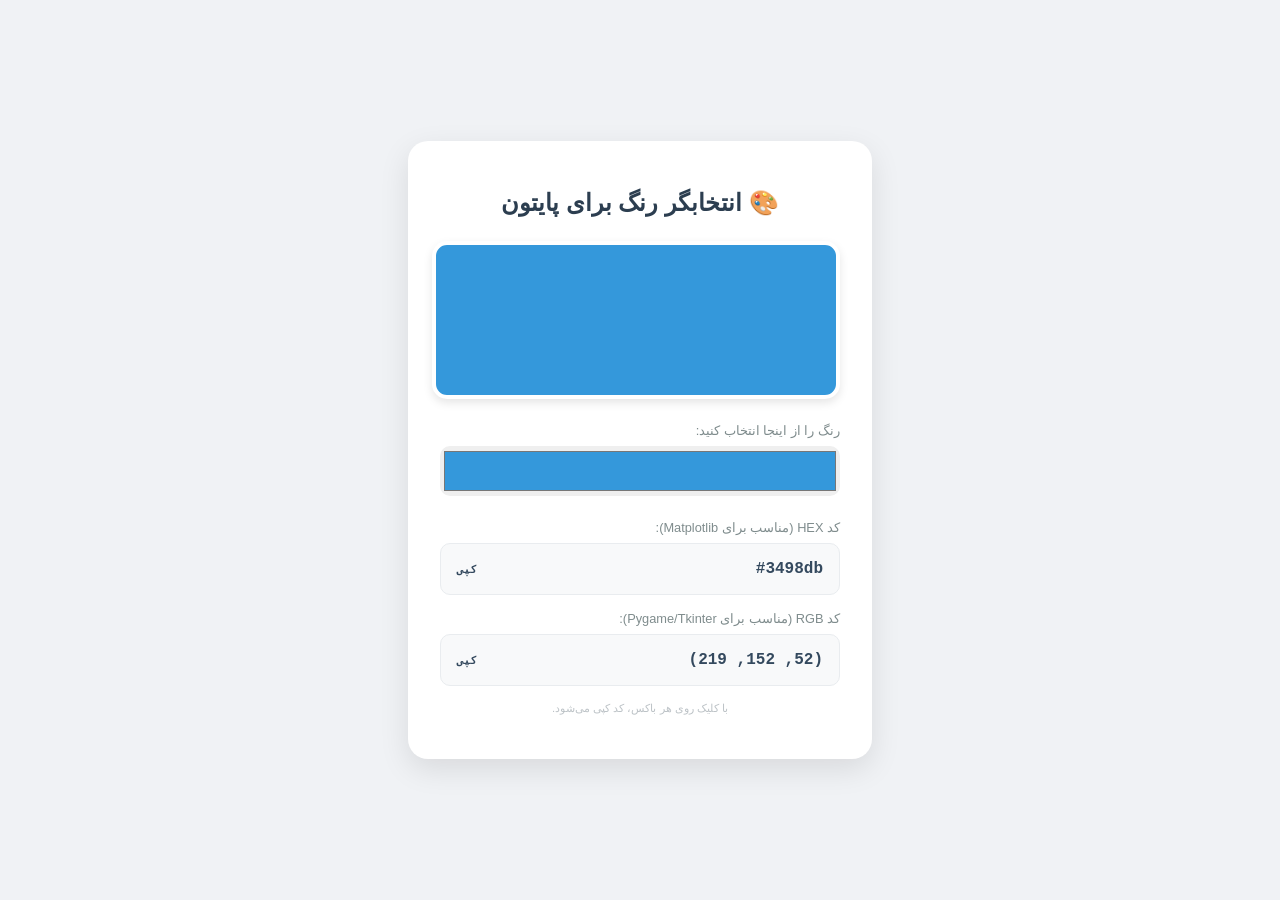
<file: rgb-color-picker.html>
<!DOCTYPE html>
<html lang="fa" dir="rtl">
<head>
    <meta charset="UTF-8">
    <meta name="viewport" content="width=device-width, initial-scale=1.0">
    <title>دستیار رنگ پایتون | Python Color Picker</title>
    <style>
        :root {
            --bg-color: #f0f2f5;
            --card-bg: #ffffff;
            --primary-color: #3498db;
        }

        body {
            font-family: 'Segoe UI', Tahoma, Geneva, Verdana, sans-serif;
            background-color: var(--bg-color);
            display: flex;
            justify-content: center;
            align-items: center;
            height: 100vh;
            margin: 0;
        }

        .container {
            background-color: var(--card-bg);
            padding: 2rem;
            border-radius: 20px;
            box-shadow: 0 10px 30px rgba(0,0,0,0.1);
            text-align: center;
            width: 90%;
            max-width: 400px;
        }

        h1 {
            color: #2c3e50;
            font-size: 1.5rem;
            margin-bottom: 1.5rem;
        }

        .color-preview {
            width: 100%;
            height: 150px;
            border-radius: 15px;
            margin-bottom: 1.5rem;
            border: 4px solid #fff;
            box-shadow: 0 4px 10px rgba(0,0,0,0.1);
            transition: background-color 0.2s ease;
        }

        input[type="color"] {
            width: 100%;
            height: 50px;
            border: none;
            border-radius: 10px;
            cursor: pointer;
            margin-bottom: 1.5rem;
        }

        .result-box {
            background: #f8f9fa;
            padding: 1rem;
            border-radius: 10px;
            margin-bottom: 1rem;
            display: flex;
            justify-content: space-between;
            align-items: center;
            cursor: pointer;
            transition: background 0.2s;
            border: 1px solid #e9ecef;
        }

        .result-box:hover {
            background: #eef2f7;
        }

        .result-box span {
            font-family: 'Courier New', Courier, monospace;
            font-weight: bold;
            color: #34495e;
        }

        .label {
            font-size: 0.8rem;
            color: #7f8c8d;
            margin-bottom: 0.5rem;
            display: block;
            text-align: right;
        }

        .copy-hint {
            font-size: 0.7rem;
            color: var(--primary-color);
        }

        /* انیمیشن برای کپی شدن */
        .copied::after {
            content: "کپی شد!";
            position: absolute;
            background: #2ecc71;
            color: white;
            padding: 5px 10px;
            border-radius: 5px;
            font-size: 0.8rem;
        }
    </style>
</head>
<body>

<div class="container">
    <h1>🎨 انتخابگر رنگ برای پایتون</h1>
    
    <div id="preview" class="color-preview" style="background-color: #3498db;"></div>

    <label class="label">رنگ را از اینجا انتخاب کنید:</label>
    <input type="color" id="colorPicker" value="#3498db">

    <label class="label">کد HEX (مناسب برای Matplotlib):</label>
    <div class="result-box" onclick="copyToClipboard('hexText')">
        <span id="hexText">#3498db</span>
        <span class="copy-hint">کپی</span>
    </div>

    <label class="label">کد RGB (مناسب برای Pygame/Tkinter):</label>
    <div class="result-box" onclick="copyToClipboard('rgbText')">
        <span id="rgbText">(52, 152, 219)</span>
        <span class="copy-hint">کپی</span>
    </div>

    <p style="font-size: 0.7rem; color: #bdc3c7;">با کلیک روی هر باکس، کد کپی می‌شود.</p>
</div>

<script>
    const colorPicker = document.getElementById('colorPicker');
    const preview = document.getElementById('preview');
    const hexText = document.getElementById('hexText');
    const rgbText = document.getElementById('rgbText');

    // تابع تبدیل Hex به RGB
    function hexToRgb(hex) {
        const r = parseInt(hex.slice(1, 3), 16);
        const g = parseInt(hex.slice(3, 5), 16);
        const b = parseInt(hex.slice(5, 7), 16);
        return (${r}, ${g}, ${b});
    }
// به‌روزرسانی رنگ‌ها هنگام تغییر
    colorPicker.addEventListener('input', (e) => {
        const color = e.target.value;
        preview.style.backgroundColor = color;
        hexText.innerText = color.toUpperCase();
        rgbText.innerText = hexToRgb(color);
    });

    // تابع کپی کردن در حافظه
    function copyToClipboard(elementId) {
        const text = document.getElementById(elementId).innerText;
        navigator.clipboard.writeText(text).then(() => {
            alert("کد کپی شد: " + text);
        });
    }
</script>

</body>
</html>
</file>
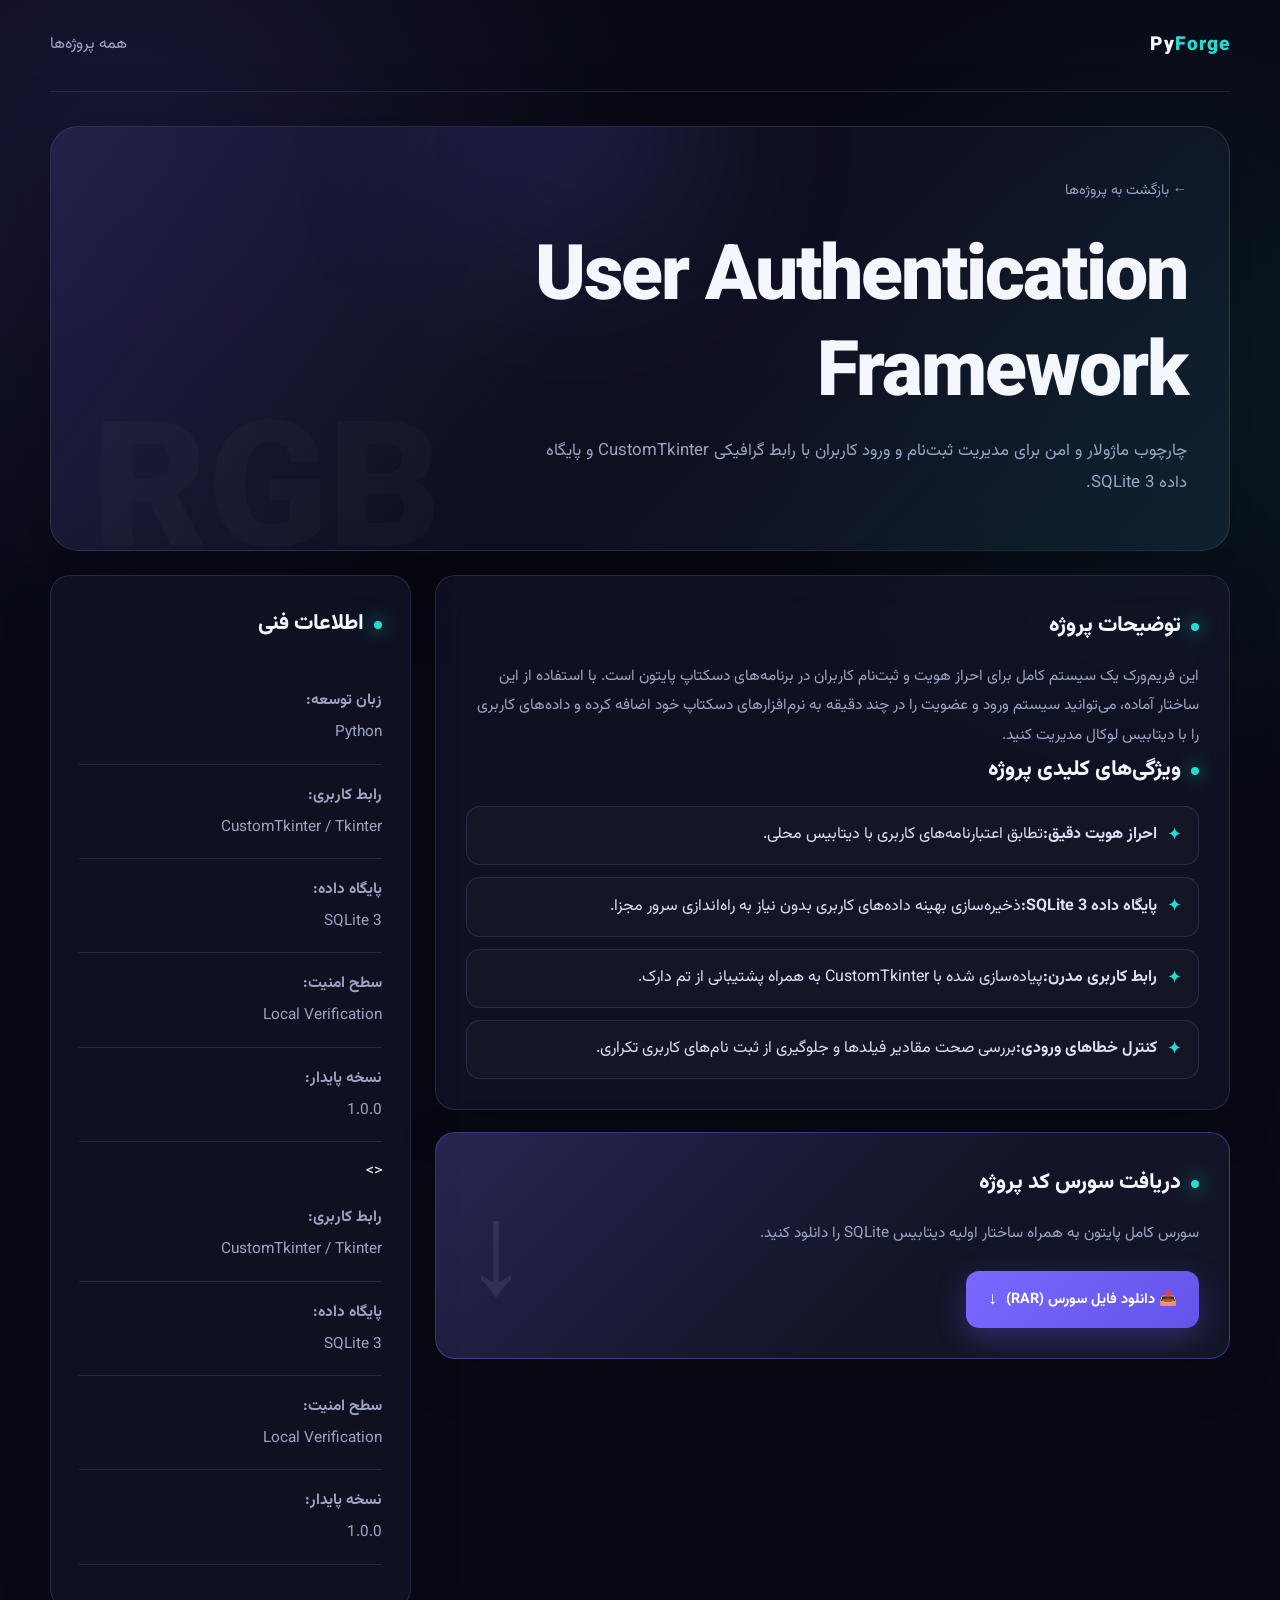
<file: pages/auth-framework.html>
<!DOCTYPE html>
<html lang="fa" dir="rtl">
<head>
    <meta charset="UTF-8">
    <meta name="viewport" content="width=device-width, initial-scale=1.0">
    <title>User Authentication Framework | PyForge</title>
    <!-- اتصال به فایل CSS مشترک اصلی -->
    <link rel="stylesheet" href="../style.css">
</head>
<body>

    <div class="container">
        <!-- هدر سایت -->
        <nav>
            <a href="../index.html" class="logo">
                Py<span>Forge</span>
            </a>
            <a href="../index.html#projects" class="nav-link">همه پروژه‌ها</a>
        </nav>

        <main>
            <!-- بخش معرفی اصلی پروژه -->
            <section class="page-hero">
                <a href="../index.html#projects" class="back">← بازگشت به پروژه‌ها</a>
                <h1 class="project-title">User Authentication Framework</h1>
                <p class="lead">
                    چارچوب ماژولار و امن برای مدیریت ثبت‌نام و ورود کاربران با رابط گرافیکی CustomTkinter و پایگاه داده SQLite 3.
                </p>
            </section>

            <!-- چیدمان دو ستونه صفحه جزئیات -->
            <section class="project-layout">
                
                <!-- ستون اصلی (محتوا و توضیحات) -->
                <div class="main-content" style="display: flex; flex-direction: column; gap: 22px;">
                    
                    <article class="content-box">
                        <h2>توضیحات پروژه</h2>
                        <p>
                            این فریم‌ورک یک سیستم کامل برای احراز هویت و ثبت‌نام کاربران در برنامه‌های دسکتاپ پایتون است. با استفاده از این ساختار آماده، می‌توانید سیستم ورود و عضویت را در چند دقیقه به نرم‌افزارهای دسکتاپ خود اضافه کرده و داده‌های کاربری را با دیتابیس لوکال مدیریت کنید.
                        </p>
                        
                        <h2>ویژگی‌های کلیدی پروژه</h2>
                        <ul>
                            <li><strong>احراز هویت دقیق:</strong> تطابق اعتبارنامه‌های کاربری با دیتابیس محلی.</li>
                            <li><strong>پایگاه داده SQLite 3:</strong> ذخیره‌سازی بهینه داده‌های کاربری بدون نیاز به راه‌اندازی سرور مجزا.</li>
                            <li><strong>رابط کاربری مدرن:</strong> پیاده‌سازی شده با CustomTkinter به همراه پشتیبانی از تم دارک.</li>
                            <li><strong>کنترل خطاهای ورودی:</strong> بررسی صحت مقادیر فیلدها و جلوگیری از ثبت نام‌های کاربری تکراری.</li>
                        </ul>
                    </article>

                    <!-- بخش دانلود سورس پروژه -->
                    <article class="download">
                        <h2>دریافت سورس کد پروژه</h2>
                        <p>سورس کامل پایتون به همراه ساختار اولیه دیتابیس SQLite را دانلود کنید.</p>
                        <a href="https://github.com/abolf55/pyforge/raw/main/user_login.rar" class="btn primary">
                            📥 دانلود فایل سورس (RAR)
                        </a>
                    </article>

                </div>

                <!-- ستون کناری (اطلاعات فنی) -->
                <aside class="info">
                    <h3>اطلاعات فنی</h3>
                    <p><strong>زبان توسعه:</strong> Python</p>
                    <p><strong>رابط کاربری:</strong> CustomTkinter / Tkinter</p>
                    <p><strong>پایگاه داده:</strong> SQLite 3</p>
                    <p><strong>سطح امنیت:</strong> Local Verification</p>
                    <p><strong>نسخه پایدار:</strong> 1.0.0</p>
                    
                    <div class="tags" style="margin-top: 15px;">
                        <>
                    <p><strong>رابط کاربری:</strong> CustomTkinter / Tkinter</p>
                    <p><strong>پایگاه داده:</strong> SQLite 3</p>
                    <p><strong>سطح امنیت:</strong> Local Verification</p>
                    <p><strong>نسخه پایدار:</strong> 1.0.0</p>
                    
                    <div class="tags" style="margin-top: 15px;">
                        <bakht</p>
        </footer>
    </div>

</body>
</html>
</file>
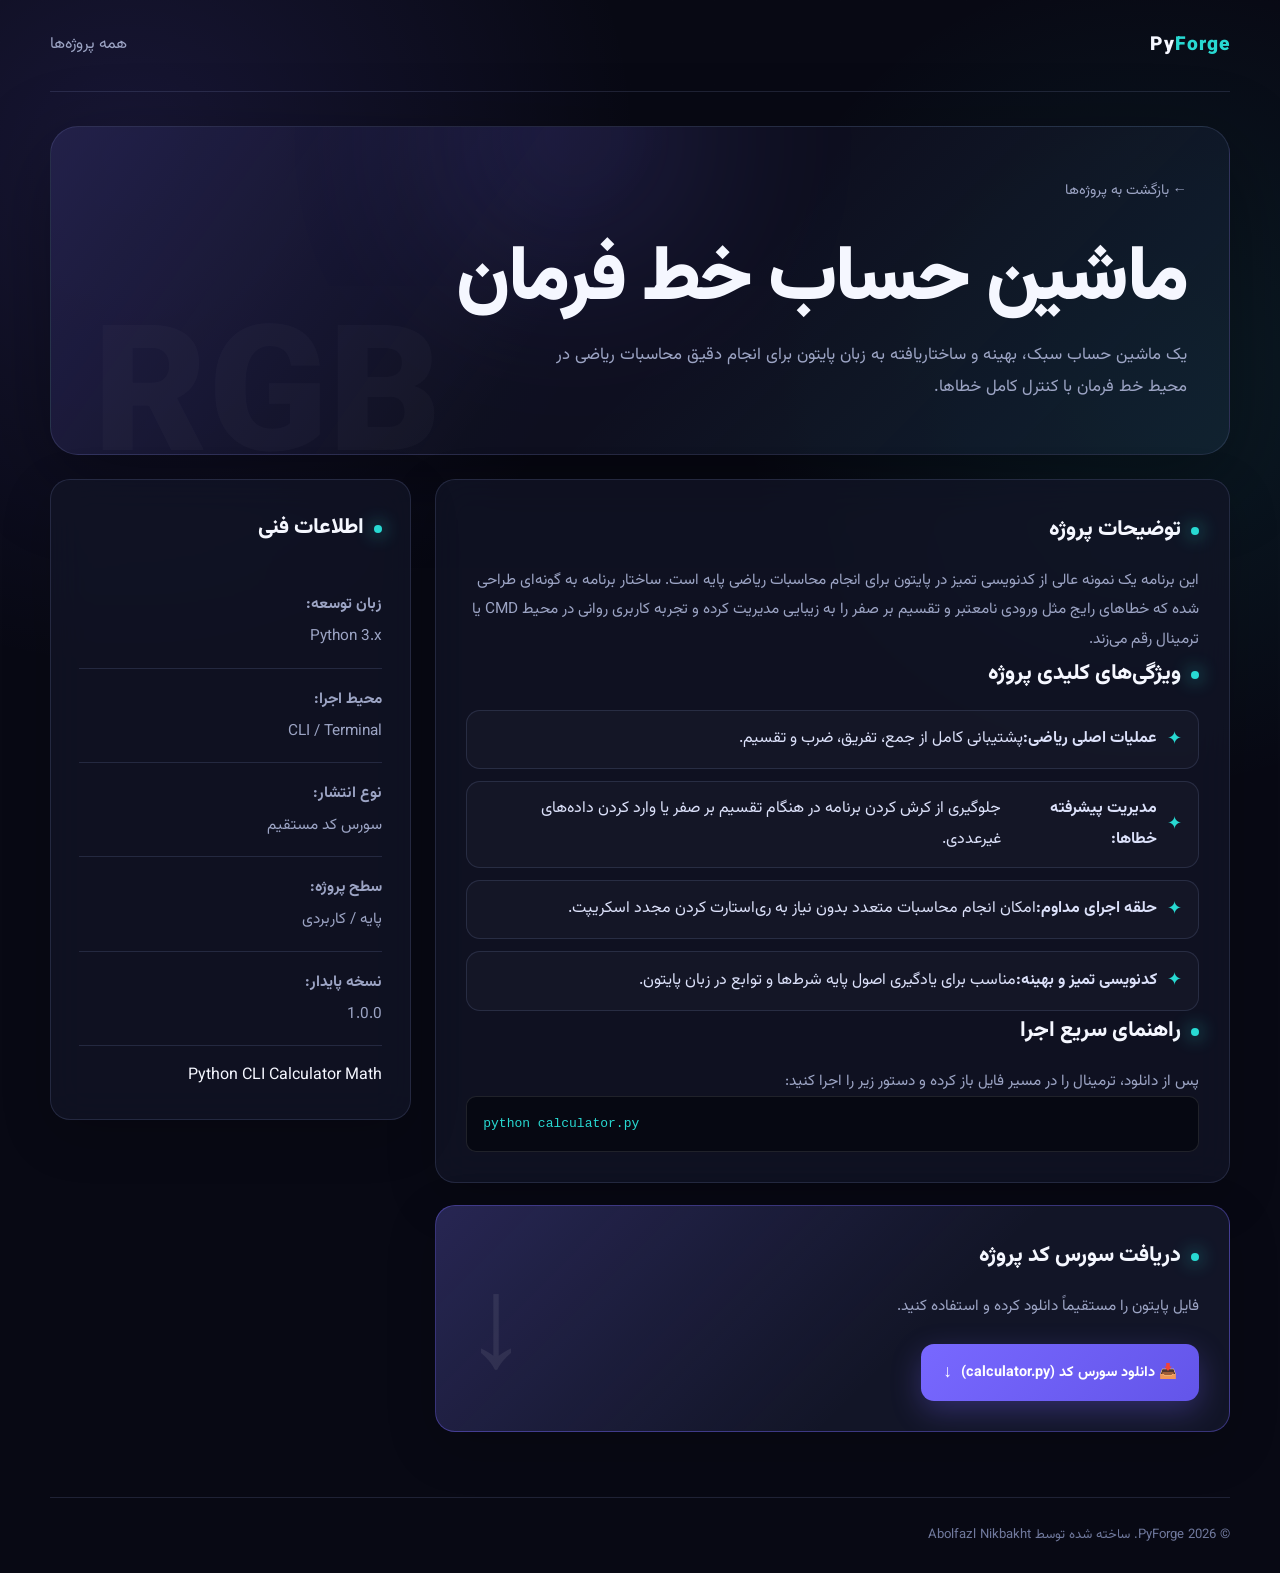
<file: pages/calculator.html>
<!DOCTYPE html>
<html lang="fa" dir="rtl">
<head>
    <meta charset="UTF-8">
    <meta name="viewport" content="width=device-width, initial-scale=1.0">
    <title>ماشین حساب پایتون | PyForge</title>
    <!-- اتصال به فایل CSS مشترک اصلی -->
    <link rel="stylesheet" href="../style.css">
</head>
<body>

    <div class="container">
        <!-- هدر سایت -->
        <nav>
            <a href="../index.html" class="logo">
                Py<span>Forge</span>
            </a>
            <a href="../index.html#projects" class="nav-link">همه پروژه‌ها</a>
        </nav>

        <main>
            <!-- بخش معرفی اصلی پروژه -->
            <section class="page-hero">
                <a href="../index.html#projects" class="back">← بازگشت به پروژه‌ها</a>
                <h1 class="project-title">ماشین حساب خط فرمان</h1>
                <p class="lead">
                    یک ماشین حساب سبک، بهینه و ساختاریافته به زبان پایتون برای انجام دقیق محاسبات ریاضی در محیط خط فرمان با کنترل کامل خطاها.
                </p>
            </section>

            <!-- چیدمان دو ستونه صفحه جزئیات -->
            <section class="project-layout">
                
                <!-- ستون اصلی (محتوا و توضیحات) -->
                <div class="main-content" style="display: flex; flex-direction: column; gap: 22px;">
                    
                    <article class="content-box">
                        <h2>توضیحات پروژه</h2>
                        <p>
                            این برنامه یک نمونه عالی از کدنویسی تمیز در پایتون برای انجام محاسبات ریاضی پایه است. ساختار برنامه به گونه‌ای طراحی شده که خطاهای رایج مثل ورودی نامعتبر و تقسیم بر صفر را به زیبایی مدیریت کرده و تجربه کاربری روانی در محیط CMD یا ترمینال رقم می‌زند.
                        </p>
                        
                        <h2>ویژگی‌های کلیدی پروژه</h2>
                        <ul>
                            <li><strong>عملیات اصلی ریاضی:</strong> پشتیبانی کامل از جمع، تفریق، ضرب و تقسیم.</li>
                            <li><strong>مدیریت پیشرفته خطاها:</strong> جلوگیری از کرش کردن برنامه در هنگام تقسیم بر صفر یا وارد کردن داده‌های غیرعددی.</li>
                            <li><strong>حلقه اجرای مداوم:</strong> امکان انجام محاسبات متعدد بدون نیاز به ری‌استارت کردن مجدد اسکریپت.</li>
                            <li><strong>کدنویسی تمیز و بهینه:</strong> مناسب برای یادگیری اصول پایه شرط‌ها و توابع در زبان پایتون.</li>
                        </ul>

                        <h2>راهنمای سریع اجرا</h2>
                        <p>پس از دانلود، ترمینال را در مسیر فایل باز کرده و دستور زیر را اجرا کنید:</p>
                        <div style="background: rgba(5, 7, 14, 0.7); border: 1px solid rgba(255, 255, 255, 0.1); border-radius: 10px; padding: 12px 16px; direction: ltr; text-align: left;">
                            <code style="color: #28d9d2; font-family: monospace;">python calculator.py</code>
                        </div>
                    </article>

                    <!-- بخش دانلود -->
                    <article class="download">
                        <h2>دریافت سورس کد پروژه</h2>
                        <p>فایل پایتون را مستقیماً دانلود کرده و استفاده کنید.</p>
                        <a href="../calculator.py" download="calculator.py" class="btn primary">
                            📥 دانلود سورس کد (calculator.py)
                        </a>
                    </article>

                </div>

                <!-- ستون کناری (اطلاعات فنی) -->
                <aside class="info">
                    <h3>اطلاعات فنی</h3>
                    <p><strong>زبان توسعه:</strong> Python 3.x</p>
                    <p><strong>محیط اجرا:</strong> CLI / Terminal</p>
                    <p><strong>نوع انتشار:</strong> سورس کد مستقیم</p>
                    <p><strong>سطح پروژه:</strong> پایه / کاربردی</p>
                    <p><strong>نسخه پایدار:</strong> 1.0.0</p>
                    
                    <div class="tags" style="margin-top: 15px;">
                        <span class="tag">Python</span>
                        <span class="tag">CLI</span>
                        <span class="tag">Calculator</span>
                        <span class="tag">Math</span>
                    </div>
                </aside>

            </section>
        </main>

        <!-- فوتر سایت -->
        <footer>
            <p>© 2026 PyForge. ساخته شده توسط Abolfazl Nikbakht</p>
        </footer>
    </div>

</body>
</html>
</file>
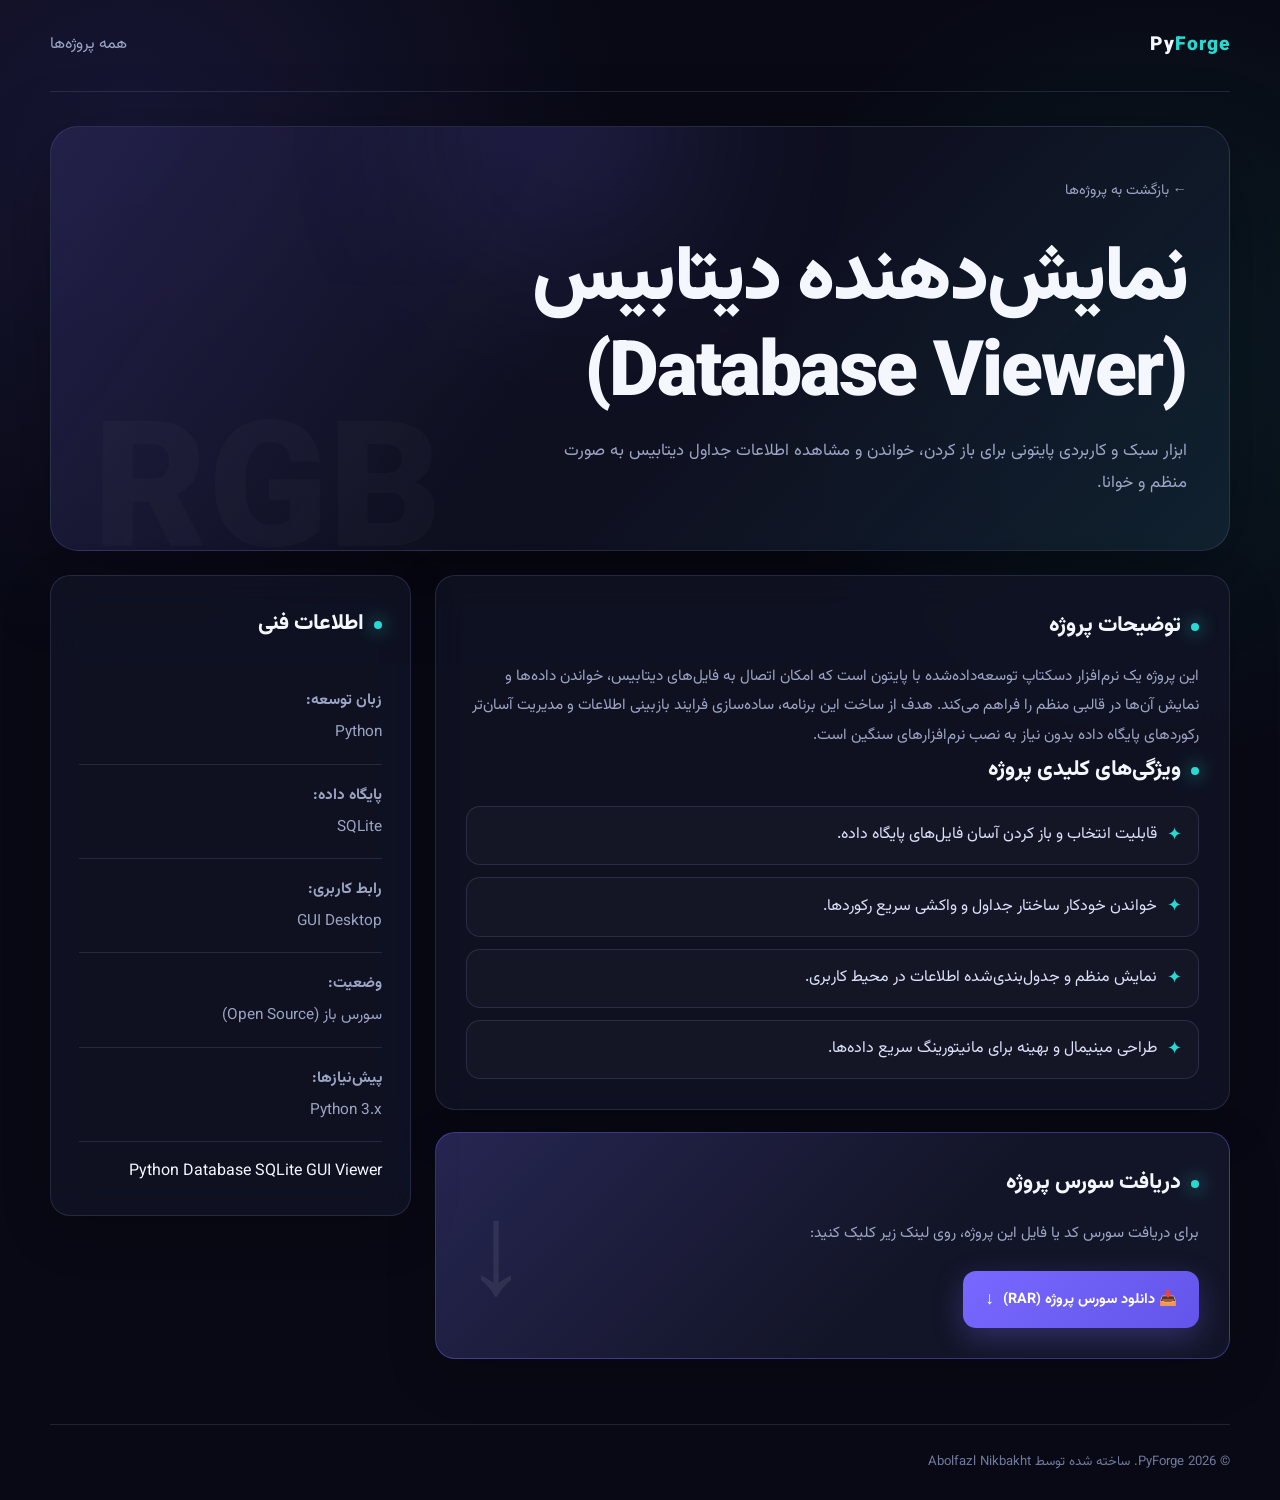
<file: pages/database-viewer.html>
<!DOCTYPE html>
<html lang="fa" dir="rtl">
<head>
    <meta charset="UTF-8">
    <meta name="viewport" content="width=device-width, initial-scale=1.0">
    <title>Database Viewer | PyForge</title>
    <!-- اتصال به همان فایل style.css که بقیه صفحات از آن استفاده می‌کنند -->
    <link rel="stylesheet" href="../style.css">
</head>
<body>

    <div class="container">
        <!-- هدر سایت -->
        <nav>
            <a href="../index.html" class="logo">
                Py<span>Forge</span>
            </a>
            <a href="../index.html#projects" class="nav-link">همه پروژه‌ها</a>
        </nav>

        <main>
            <!-- بخش معرفی اصلی پروژه -->
            <section class="page-hero">
                <a href="../index.html#projects" class="back">← بازگشت به پروژه‌ها</a>
                <h1 class="project-title">نمایش‌دهنده دیتابیس (Database Viewer)</h1>
                <p class="lead">
                    ابزار سبک و کاربردی پایتونی برای باز کردن، خواندن و مشاهده اطلاعات جداول دیتابیس به صورت منظم و خوانا.
                </p>
            </section>

            <!-- چیدمان دو ستونه صفحه جزئیات -->
            <section class="project-layout">
                
                <!-- ستون اصلی (محتوا و توضیحات) -->
                <div class="main-content" style="display: flex; flex-direction: column; gap: 22px;">
                    
                    <article class="content-box">
                        <h2>توضیحات پروژه</h2>
                        <p>
                            این پروژه یک نرم‌افزار دسکتاپ توسعه‌داده‌شده با پایتون است که امکان اتصال به فایل‌های دیتابیس، خواندن داده‌ها و نمایش آن‌ها در قالبی منظم را فراهم می‌کند. هدف از ساخت این برنامه، ساده‌سازی فرایند بازبینی اطلاعات و مدیریت آسان‌تر رکوردهای پایگاه داده بدون نیاز به نصب نرم‌افزارهای سنگین است.
                        </p>
                        
                        <h2>ویژگی‌های کلیدی پروژه</h2>
                        <ul>
                            <li>قابلیت انتخاب و باز کردن آسان فایل‌های پایگاه داده.</li>
                            <li>خواندن خودکار ساختار جداول و واکشی سریع رکوردها.</li>
                            <li>نمایش منظم و جدول‌بندی‌شده اطلاعات در محیط کاربری.</li>
                            <li>طراحی مینیمال و بهینه برای مانیتورینگ سریع داده‌ها.</li>
                        </ul>
                    </article>

                    <!-- بخش دانلود -->
                    <article class="download">
                        <h2>دریافت سورس پروژه</h2>
                        <p>برای دریافت سورس کد یا فایل این پروژه، روی لینک زیر کلیک کنید:</p>
                        <a href="../database-viewer.rar" class="btn primary">
                            📥 دانلود سورس پروژه (RAR)
                        </a>
                    </article>

                </div>

                <!-- ستون کناری (اطلاعات فنی) -->
                <aside class="info">
                    <h3>اطلاعات فنی</h3>
                    <p><strong>زبان توسعه:</strong> Python</p>
                    <p><strong>پایگاه داده:</strong> SQLite</p>
                    <p><strong>رابط کاربری:</strong> GUI Desktop</p>
                    <p><strong>وضعیت:</strong> سورس باز (Open Source)</p>
                    <p><strong>پیش‌نیازها:</strong> Python 3.x</p>
                    
                    <div class="tags" style="margin-top: 15px;">
                        <span class="tag">Python</span>
                        <span class="tag">Database</span>
                        <span class="tag">SQLite</span>
                        <span class="tag">GUI</span>
                        <span class="tag">Viewer</span>
                    </div>
                </aside>

            </section>
        </main>

        <!-- فوتر سایت -->
        <footer>
            <p>© 2026 PyForge. ساخته شده توسط Abolfazl Nikbakht</p>
        </footer>
    </div>

</body>
</html>
</file>
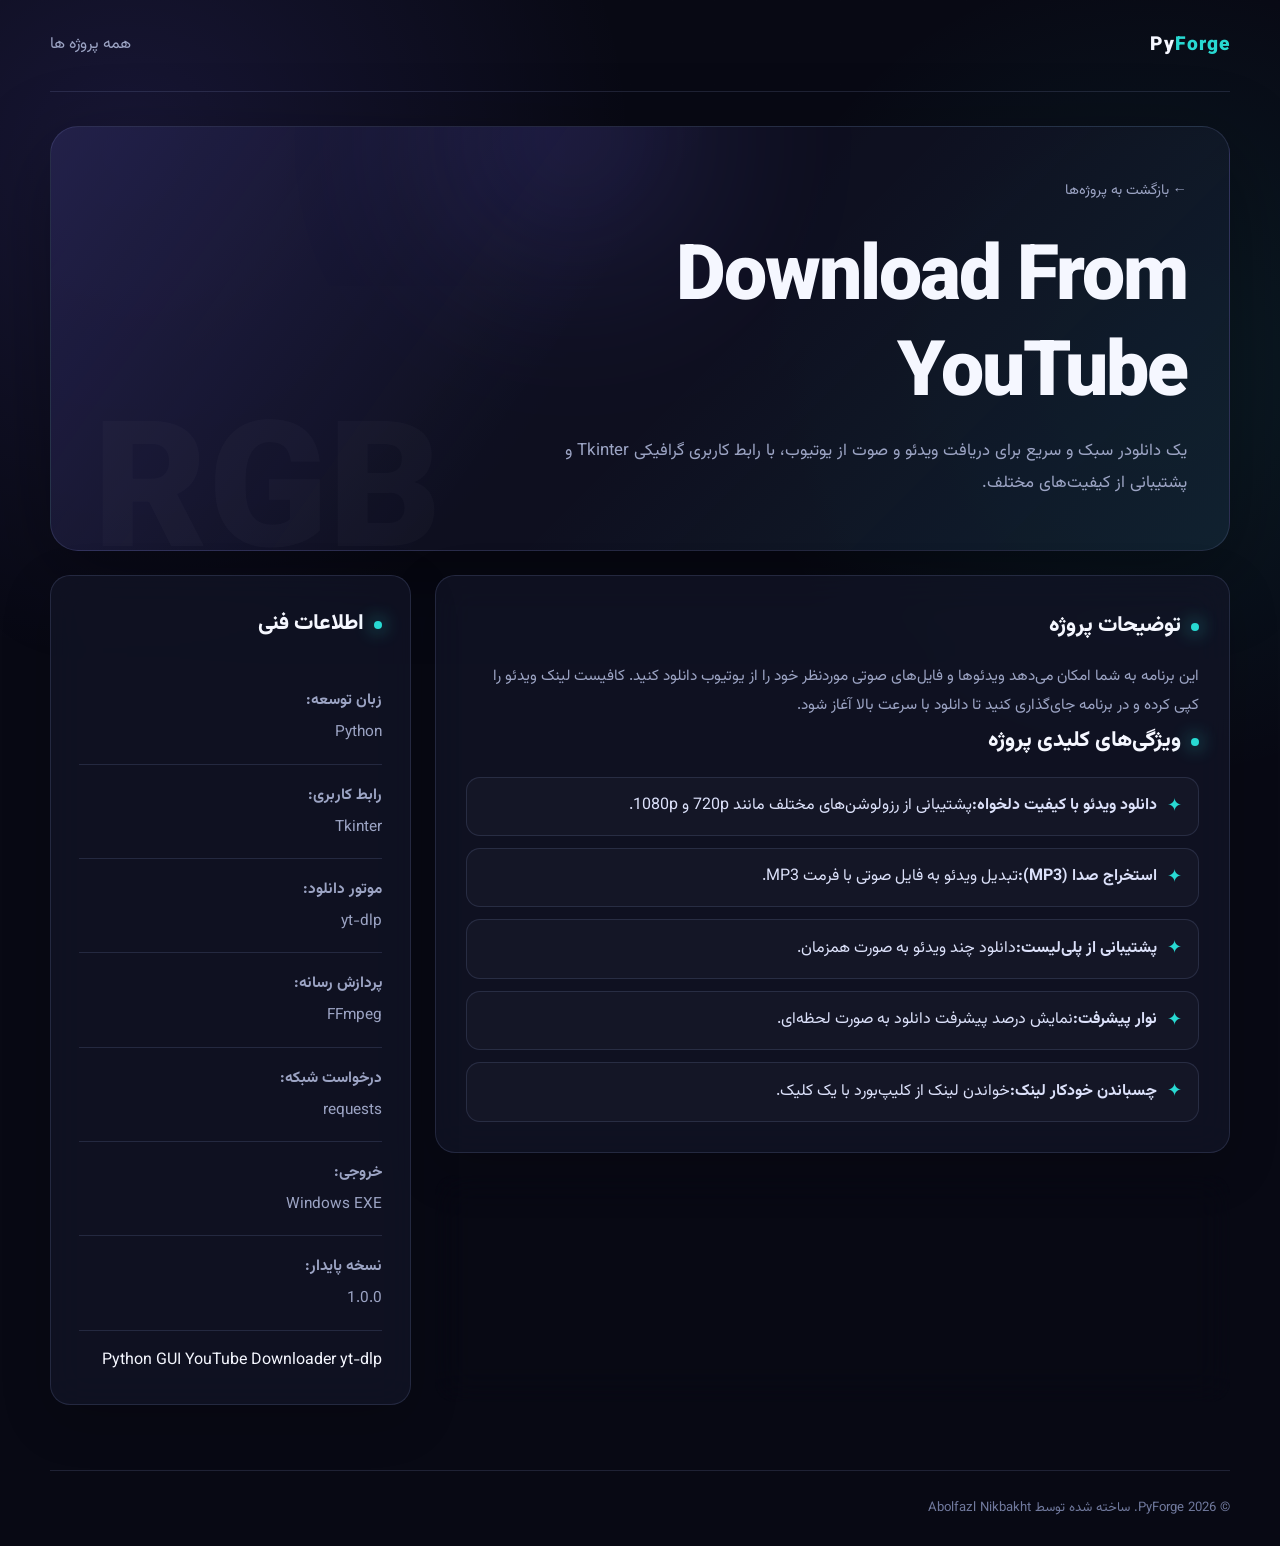
<file: pages/download-from-youtube.html>
<!DOCTYPE html>
<html lang="fa" dir="rtl">
<head>
    <meta charset="UTF-8">
    <meta name="viewport" content="width=device-width, initial-scale=1.0">
    <title>Download From YouTube | PyForge</title>
    <link rel="stylesheet" href="../style.css">
</head>
<body>

    <div class="container">
        <!-- هدر سایت -->
        <nav>
            <a href="../index.html" class="logo">
                Py<span>Forge</span>
            </a>
            <a href="../index.html" class="nav-link">همه پروژه ها</a>
        </nav>

        <main>
            <!-- بخش معرفی اصلی پروژه -->
            <section class="page-hero">
                <a href="../index.html" class="back">← بازگشت به پروژه‌ها</a>
                <h1 class="project-title">Download From YouTube</h1>
                <p class="lead">
                    یک دانلودر سبک و سریع برای دریافت ویدئو و صوت از یوتیوب، با رابط کاربری گرافیکی Tkinter و پشتیبانی از کیفیت‌های مختلف.
                </p>
            </section>

            <!-- چیدمان دو ستونه صفحه جزئیات -->
            <section class="project-layout">

                <!-- ستون اصلی (محتوا و توضیحات) -->
                <div class="main-content" style="display: flex; flex-direction: column; gap: 22px;">

                    <article class="content-box">
                        <h2>توضیحات پروژه</h2>
                        <p>
                            این برنامه به شما امکان می‌دهد ویدئوها و فایل‌های صوتی موردنظر خود را از یوتیوب دانلود کنید. کافیست لینک ویدئو را کپی کرده و در برنامه جای‌گذاری کنید تا دانلود با سرعت بالا آغاز شود.
                        </p>

                        <h2>ویژگی‌های کلیدی پروژه</h2>
                        <ul>
                            <li><strong>دانلود ویدئو با کیفیت دلخواه:</strong> پشتیبانی از رزولوشن‌های مختلف مانند 720p و 1080p.</li>
                            <li><strong>استخراج صدا (MP3):</strong> تبدیل ویدئو به فایل صوتی با فرمت MP3.</li>
                            <li><strong>پشتیبانی از پلی‌لیست:</strong> دانلود چند ویدئو به صورت همزمان.</li>
                            <li><strong>نوار پیشرفت:</strong> نمایش درصد پیشرفت دانلود به صورت لحظه‌ای.</li>
                            <li><strong>چسباندن خودکار لینک:</strong> خواندن لینک از کلیپ‌بورد با یک کلیک.</li>
                        </ul>
                    </article>

                    <!-- بخش دانلود سورس پروژه -->
                    <article class="download">
                        <h2>دریافت سورس کد پروژه</h2>
                        <p>سورس کامل پایتون به همراه فایل اجرایی ویندوز را دانلود کنید.</p>
                        <a class="btn primary" href="../download-from-youtube.rar" download>
                            📥 دانلود فایل سورس (RAR)
                        </a>
                    </article>

                </div>

                <!-- ستون کناری (اطلاعات فنی) -->
                <aside class="info">
                    <h3>اطلاعات فنی</h3>
                    <p><strong>زبان توسعه:</strong> Python</p>
                    <p><strong>رابط کاربری:</strong> Tkinter</p>
                    <p><strong>موتور دانلود:</strong> yt-dlp</p>
                    <p><strong>پردازش رسانه:</strong> FFmpeg</p>
                    <p><strong>درخواست شبکه:</strong> requests</p>
                    <p><strong>خروجی:</strong> Windows EXE</p>
                    <p><strong>نسخه پایدار:</strong> 1.0.0</p>

                    <div class="tags" style="margin-top: 15px;">
                        <span class="tag">Python</span>
                        <span class="tag">GUI</span>
                        <span class="tag">YouTube</span>
                        <span class="tag">Downloader</span>
                        <span class="tag">yt-dlp</span>
                    </div>
                </aside>

            </section>
        </main>

        <!-- فوتر سایت -->
        <footer>
            <p>© 2026 PyForge. ساخته شده توسط Abolfazl Nikbakht</p>
        </footer>
    </div>

</body>
</html>
</file>
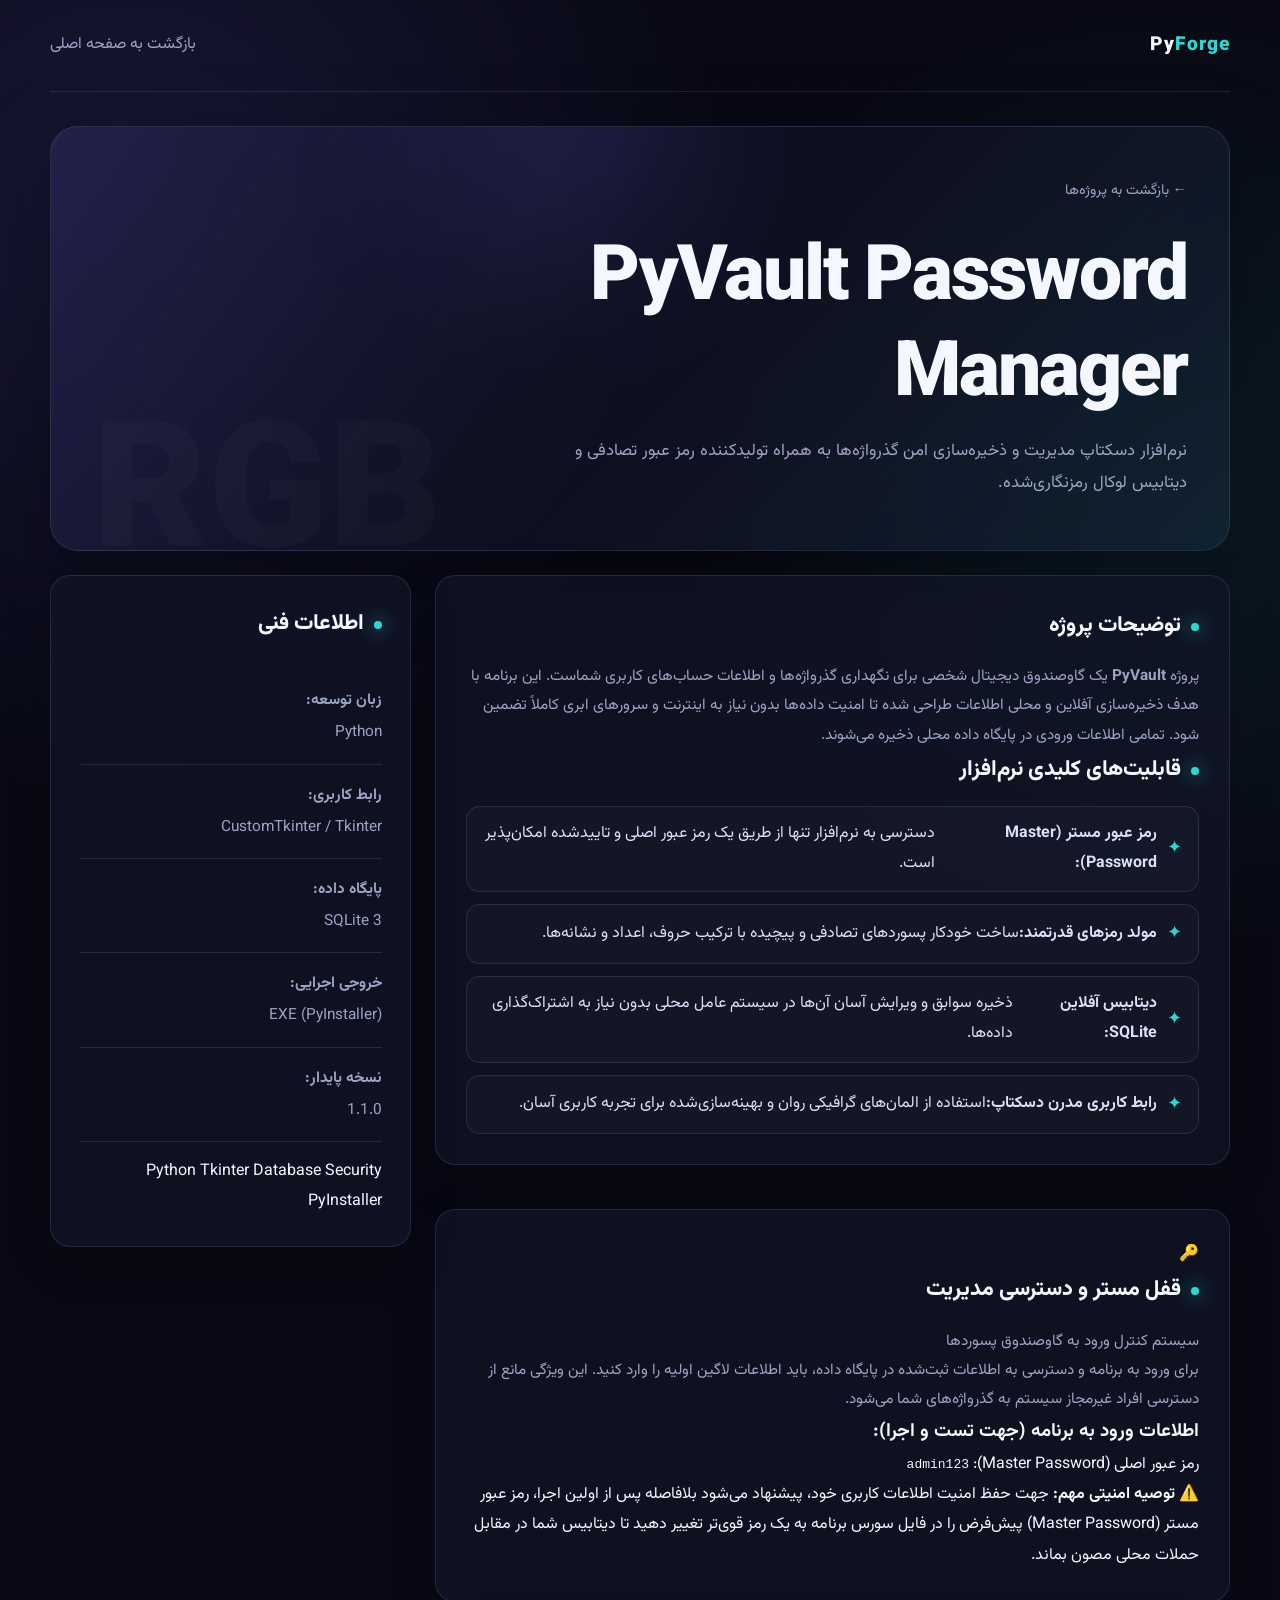
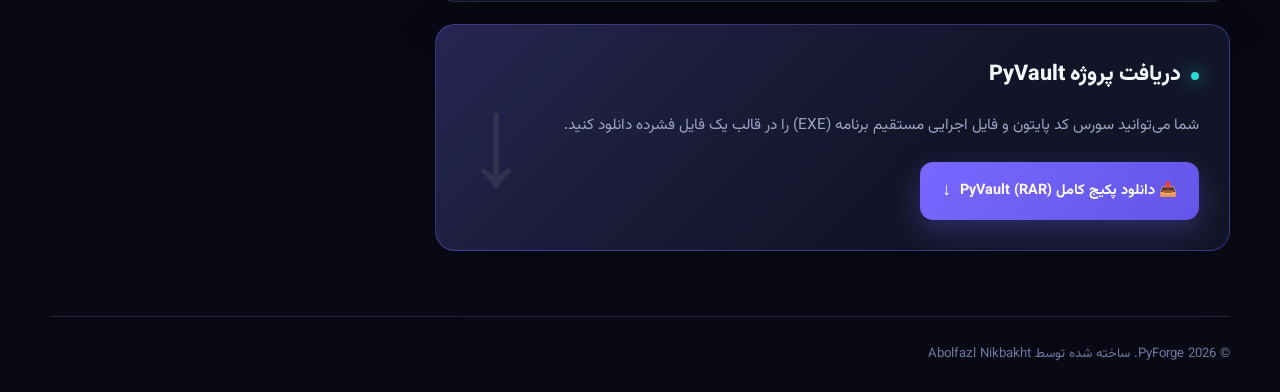
<file: pages/PyVault 2.html>
<!DOCTYPE html>
<html lang="fa" dir="rtl">
<head>
    <meta charset="UTF-8">
    <meta name="viewport" content="width=device-width, initial-scale=1.0">
    <title>PyVault - مدیریت رمز عبور | PyForge</title>
    <!-- اتصال به فایل CSS مشترک در ریشه اصلی -->
    <link rel="stylesheet" href="../style.css">
</head>
<body>

    <div class="container">
        <!-- هدر سایت -->
        <nav>
            <a href="../index.html" class="logo">
                Py<span>Forge</span>
            </a>
            <a href="../index.html" class="nav-link">بازگشت به صفحه اصلی</a>
        </nav>

        <main>
            <!-- بخش معرفی اصلی پروژه -->
            <section class="page-hero">
                <a href="../index.html" class="back">← بازگشت به پروژه‌ها</a>
                <h1 class="project-title">PyVault Password Manager</h1>
                <p class="lead">
                    نرم‌افزار دسکتاپ مدیریت و ذخیره‌سازی امن گذرواژه‌ها به همراه تولیدکننده رمز عبور تصادفی و دیتابیس لوکال رمزنگاری‌شده.
                </p>
            </section>

            <!-- چیدمان دو ستونه صفحه جزئیات -->
            <section class="project-layout">
                
                <!-- ستون اصلی (محتوا و توضیحات) -->
                <div class="main-content" style="display: flex; flex-direction: column; gap: 22px;">
                    
                    <article class="content-box">
                        <h2>توضیحات پروژه</h2>
                        <p>
                            پروژه <strong>PyVault</strong> یک گاوصندوق دیجیتال شخصی برای نگهداری گذرواژه‌ها و اطلاعات حساب‌های کاربری شماست. این برنامه با هدف ذخیره‌سازی آفلاین و محلی اطلاعات طراحی شده تا امنیت داده‌ها بدون نیاز به اینترنت و سرورهای ابری کاملاً تضمین شود. تمامی اطلاعات ورودی در پایگاه داده محلی ذخیره می‌شوند.
                        </p>
                        
                        <h2>قابلیت‌های کلیدی نرم‌افزار</h2>
                        <ul>
                            <li><strong>رمز عبور مستر (Master Password):</strong> دسترسی به نرم‌افزار تنها از طریق یک رمز عبور اصلی و تاییدشده امکان‌پذیر است.</li>
                            <li><strong>مولد رمزهای قدرتمند:</strong> ساخت خودکار پسوردهای تصادفی و پیچیده با ترکیب حروف، اعداد و نشانه‌ها.</li>
                            <li><strong>دیتابیس آفلاین SQLite:</strong> ذخیره سوابق و ویرایش آسان آن‌ها در سیستم عامل محلی بدون نیاز به اشتراک‌گذاری داده‌ها.</li>
                            <li><strong>رابط کاربری مدرن دسکتاپ:</strong> استفاده از المان‌های گرافیکی روان و بهینه‌سازی‌شده برای تجربه کاربری آسان.</li>
                        </ul>
                    </article>

                    <!-- بخش اختصاصی پنل مدیریت و لاگین اصلی (PyVault Admin/Master Access) -->
                    <article class="content-box admin-box">
                        <div class="admin-header">
                            <div class="admin-icon">🔑</div>
                            <div>
                                <h2>قفل مستر و دسترسی مدیریت</h2>
                                <p>سیستم کنترل ورود به گاوصندوق پسوردها</p>
                            </div>
                        </div>

                        <p>
                            برای ورود به برنامه و دسترسی به اطلاعات ثبت‌شده در پایگاه داده، باید اطلاعات لاگین اولیه را وارد کنید. این ویژگی مانع از دسترسی افراد غیرمجاز سیستم به گذرواژه‌های شما می‌شود.
                        </p>

                        <div class="admin-login">
                            <h3>اطلاعات ورود به برنامه (جهت تست و اجرا):</h3>
                            <div class="login-row">
                                <span>رمز عبور اصلی (Master Password):</span>
                                <code>admin123</code>
                            </div>
                        </div>

                        <div class="security-warning">
                            ⚠️ <strong>توصیه امنیتی مهم:</strong> جهت حفظ امنیت اطلاعات کاربری خود، پیشنهاد می‌شود بلافاصله پس از اولین اجرا، رمز عبور مستر (Master Password) پیش‌فرض را در فایل سورس برنامه به یک رمز قوی‌تر تغییر دهید تا دیتابیس شما در مقابل حملات محلی مصون بماند.
                        </div>
                    </article>

                    <!-- بخش دانلود سورس و فایل اجرایی -->
                    <article class="download">
                        <h2>دریافت پروژه PyVault</h2>
                        <p>شما می‌توانید سورس کد پایتون و فایل اجرایی مستقیم برنامه (EXE) را در قالب یک فایل فشرده دانلود کنید.</p>
                        <a href="https://github.com/abolf55/pyforge/raw/main/manage_pasword.rar" class="btn primary">
                            📥 دانلود پکیج کامل PyVault (RAR)
                        </a>
                    </article>

                </div>

                <!-- ستون کناری (اطلاعات فنی) -->
                <aside class="info">
                    <h3>اطلاعات فنی</h3>
                    <p><strong>زبان توسعه:</strong> Python</p>
                    <p><strong>رابط کاربری:</strong> CustomTkinter / Tkinter</p>
                    <p><strong>پایگاه داده:</strong> SQLite 3</p>
                    <p><strong>خروجی اجرایی:</strong> EXE (PyInstaller)</p>
                    <p><strong>نسخه پایدار:</strong> 1.1.0</p>
                    
                    <div class="tags" style="margin-top: 15px;">
                        <span class="tag">Python</span>
                        <span class="tag">Tkinter</span>
                        <span class="tag">Database</span>
                        <span class="tag">Security</span>
                        <span class="tag">PyInstaller</span>
                    </div>
                </aside>

            </section>
        </main>

        <!-- فوتر سایت -->
        <footer>
            <p>© 2026 PyForge. ساخته شده توسط Abolfazl Nikbakht</p>
        </footer>
    </div>

</body>
</html>
</file>
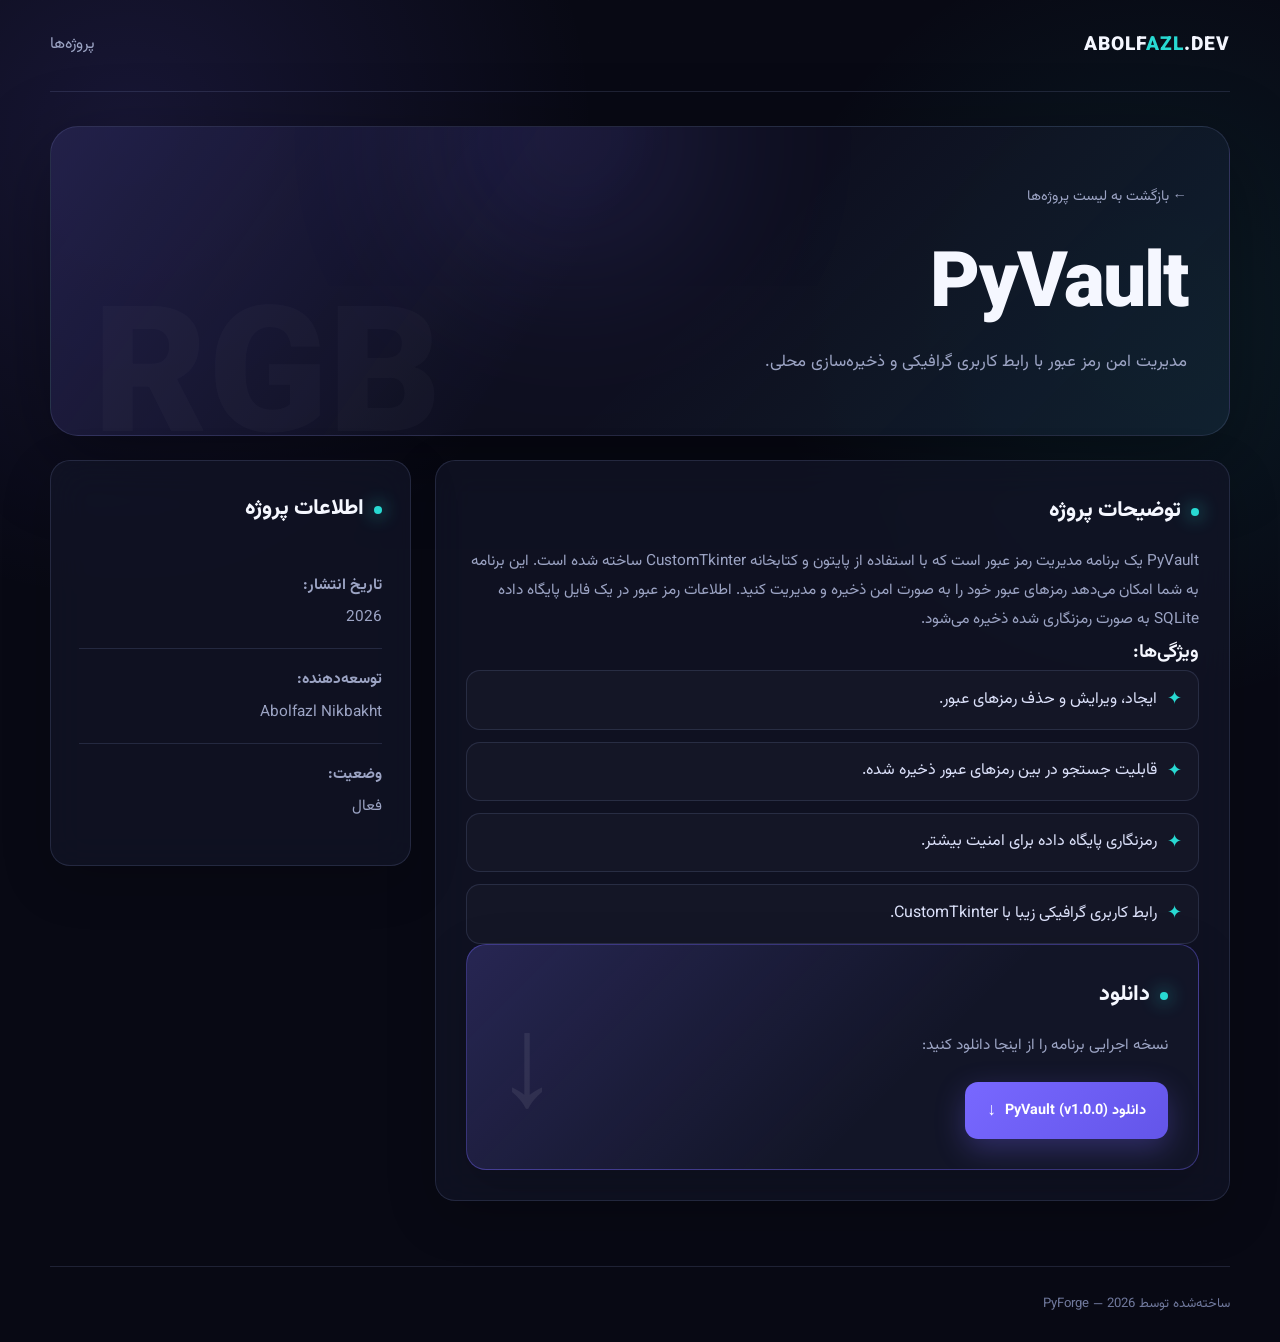
<file: pages/pyvault.html>
<!doctype html>
<html lang="fa" dir="rtl">
<head>
    <meta charset="UTF-8">
    <meta name="viewport" content="width=device-width,initial-scale=1.0">
    <title>PyVault | PyForge Projects</title>
    <link rel="stylesheet" href="../style.css">
</head>
<body>
    <div class="container">
        <nav>
            <a class="logo" href="../index.html">ABOLF<span>AZL</span>.DEV</a>
            <a class="nav-link" href="../#projects">پروژه‌ها</a>
        </nav>
        <main>
            <section class="page-hero">
                <a class="back" href="../#projects">← بازگشت به لیست پروژه‌ها</a>
                <h1 class="project-title">PyVault</h1>
                <p class="lead">مدیریت امن رمز عبور با رابط کاربری گرافیکی و ذخیره‌سازی محلی.</p>
            </section>
            <section class="section">
                <div class="project-layout">
                    <div class="content-box">
                        <h2>توضیحات پروژه</h2>
                        <p>PyVault یک برنامه مدیریت رمز عبور است که با استفاده از پایتون و کتابخانه CustomTkinter ساخته شده است. این برنامه به شما امکان می‌دهد رمزهای عبور خود را به صورت امن ذخیره و مدیریت کنید. اطلاعات رمز عبور در یک فایل پایگاه داده SQLite به صورت رمزنگاری شده ذخیره می‌شود.</p>
                        
                        <h3>ویژگی‌ها:</h3>
                        <ul>
                            <li>ایجاد، ویرایش و حذف رمزهای عبور.</li>
                            <li>قابلیت جستجو در بین رمزهای عبور ذخیره شده.</li>
                            <li>رمزنگاری پایگاه داده برای امنیت بیشتر.</li>
                            <li>رابط کاربری گرافیکی زیبا با CustomTkinter.</li>
                        </ul>

                        <!-- بخش دانلود -->
                        <div class="download">
                            <h2>دانلود</h2>
                            <p>نسخه اجرایی برنامه را از اینجا دانلود کنید:</p>
                            <a class="btn primary" href="../pyvault_v1.0.0.rar.rar" download>دانلود PyVault (v1.0.0)</a>
                        </div>
                    </div>
                    
                    <div class="info">
                        <h3>اطلاعات پروژه</h3>
                        <p><strong>تاریخ انتشار:</strong> 2026</p>
                        <p><strong>توسعه‌دهنده:</strong> Abolfazl Nikbakht</p>
                        <p><strong>وضعیت:</strong> فعال</p>
                    </div>
                </div>
            </section>
        </main>
        <footer>
            ساخته‌شده توسط PyForge — 2026
        </footer>
    </div>
</body>
</html>
</file>
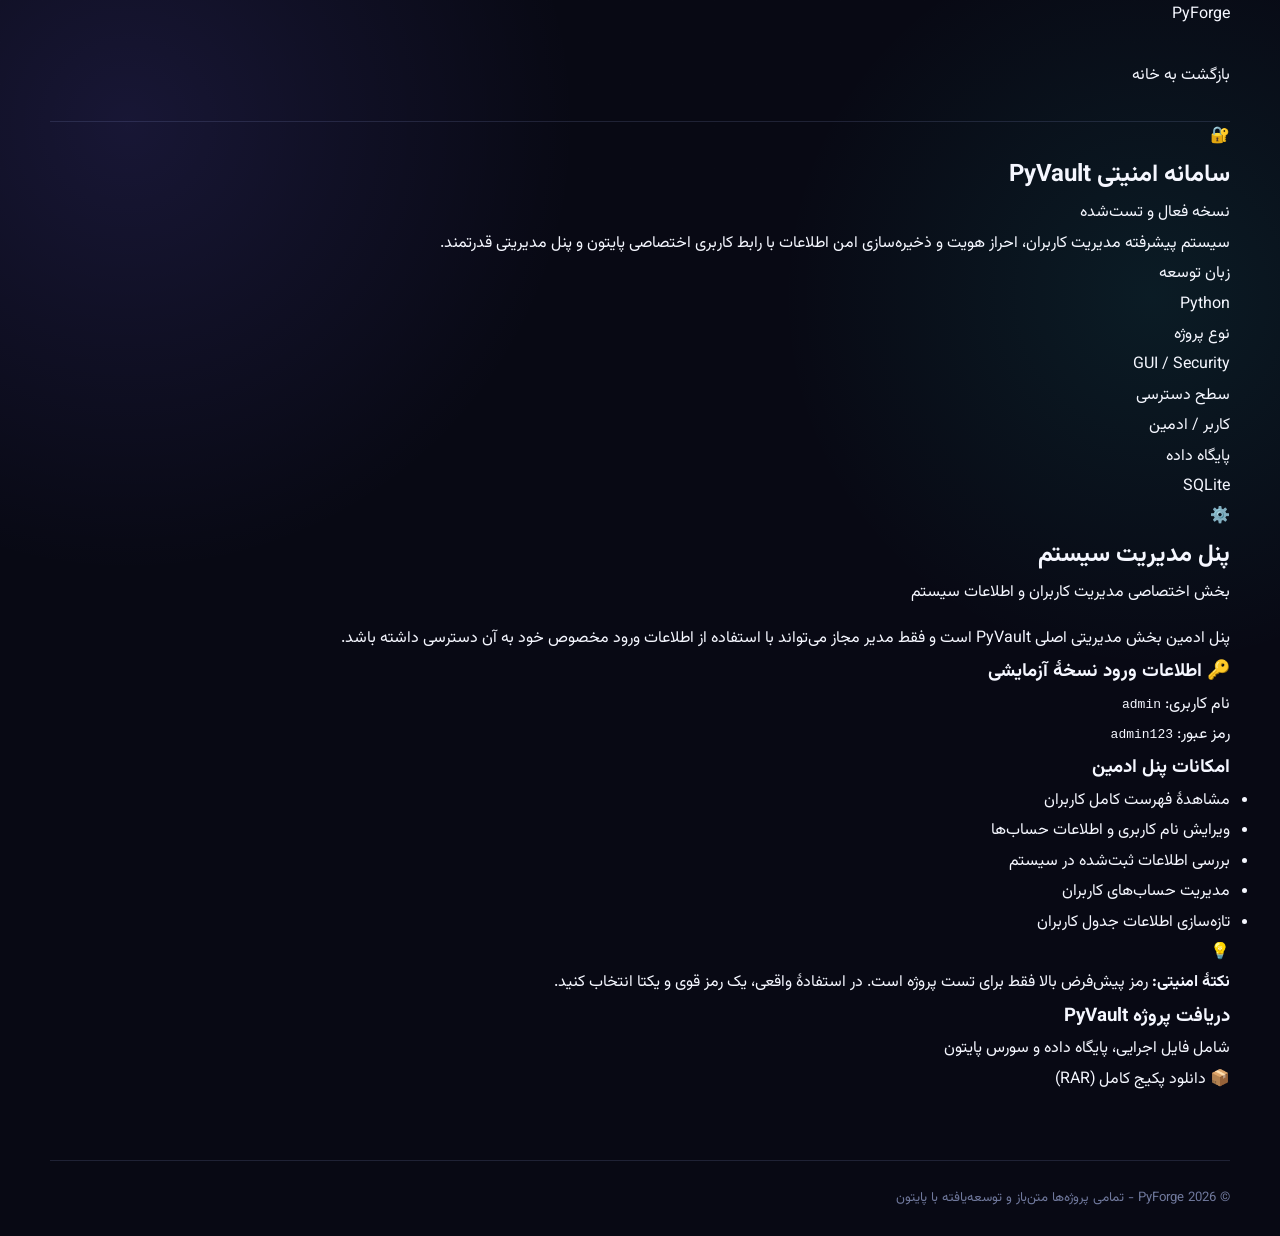
<file: pages/PyVault.html>
<!DOCTYPE html>
<html lang="fa" dir="rtl">
<head>
  <meta charset="UTF-8">
  <meta name="viewport" content="width=device-width, initial-scale=1.0">
  <title>PyVault | مدیریت و امنیت حساب‌ها</title>
  <link rel="stylesheet" href="../style.css">
</head>
<body>

  <!-- Background Effects -->
  <div class="ambient-light-1"></div>
  <div class="ambient-light-2"></div>

  <div class="container">
    
    <!-- 1. Navigation (Standard) -->
    <header class="navbar">
      <a href="../index.html" class="brand">Py<span class="text-cyan">Forge</span></a>
      <nav class="nav-links">
        <a href="../index.html">بازگشت به خانه</a>
      </nav>
    </header>

    <!-- 2. Hero Section (Standard) -->
    <section class="detail-hero-card">
      <div class="detail-header-top">
        <div class="project-big-icon">🔐</div>
        <div class="project-title-area">
          <h1>سامانه امنیتی PyVault</h1>
          <div class="project-badge-pill">
            <span class="status-dot"></span>
            <span>نسخه فعال و تست‌شده</span>
          </div>
        </div>
      </div>
      <p class="detail-description">
        سیستم پیشرفته مدیریت کاربران، احراز هویت و ذخیره‌سازی امن اطلاعات با رابط کاربری اختصاصی پایتون و پنل مدیریتی قدرتمند.
      </p>
    </section>

    <!-- 3. Technical Specs (Standard) -->
    <div class="specs-grid">
      <div class="spec-item">
        <div class="spec-title">زبان توسعه</div>
        <div class="spec-value">Python</div>
      </div>
      <div class="spec-item">
        <div class="spec-title">نوع پروژه</div>
        <div class="spec-value">GUI / Security</div>
      </div>
      <div class="spec-item">
        <div class="spec-title">سطح دسترسی</div>
        <div class="spec-value">کاربر / ادمین</div>
      </div>
      <div class="spec-item">
        <div class="spec-title">پایگاه داده</div>
        <div class="spec-value">SQLite</div>
      </div>
    </div>

    <!-- 4. Management Panel Section (Custom Content within Standard Card) -->
    <section class="feature-card">
      <div class="feature-header">
        <span class="feature-icon">⚙️</span>
        <div>
          <h2 class="feature-title">پنل مدیریت سیستم</h2>
          <p class="feature-subtitle">بخش اختصاصی مدیریت کاربران و اطلاعات سیستم</p>
        </div>
      </div>

      <p class="detail-description" style="margin-top: 15px;">
        پنل ادمین بخش مدیریتی اصلی PyVault است و فقط مدیر مجاز می‌تواند با استفاده از اطلاعات ورود مخصوص خود به آن دسترسی داشته باشد.
      </p>

      <!-- Login Credentials Box -->
      <div class="credential-box">
        <h3 class="credential-title">🔑 اطلاعات ورود نسخهٔ آزمایشی</h3>
        <div class="credential-row">
          <span>نام کاربری:</span>
          <code class="credential-code">admin</code>
        </div>
        <div class="credential-row">
          <span>رمز عبور:</span>
          <code class="credential-code">admin123</code>
        </div>
      </div>

      <!-- Admin Capabilities List -->
      <h3 class="section-subtitle">امکانات پنل ادمین</h3>
      <ul class="feature-list">
        <li>مشاهدهٔ فهرست کامل کاربران</li>
        <li>ویرایش نام کاربری و اطلاعات حساب‌ها</li>
        <li>بررسی اطلاعات ثبت‌شده در سیستم</li>
        <li>مدیریت حساب‌های کاربران</li>
        <li>تازه‌سازی اطلاعات جدول کاربران</li>
      </ul>

      <!-- Security Note (Cyberpunk Style Alert) -->
      <div class="security-alert">
        <span class="alert-icon">💡</span>
        <div class="alert-text">
          <strong class="text-cyan">نکتهٔ امنیتی:</strong>
          رمز پیش‌فرض بالا فقط برای تست پروژه است. در استفادهٔ واقعی، یک رمز قوی و یکتا انتخاب کنید.
        </div>
      </div>
    </section>

    <!-- 5. Download Station (Standard) -->
    <section class="download-station">
      <div class="download-info">
        <h3>دریافت پروژه PyVault</h3>
        <p>شامل فایل اجرایی، پایگاه داده و سورس پایتون</p>
      </div>
      <div class="download-buttons">
        <a href="manage_pasword.rar" class="btn-luxury-download" download>
          <span>📦</span>
          <span>دانلود پکیج کامل (RAR)</span>
        </a>
      </div>
    </section>

    <!-- 6. Footer (Standard) -->
    <footer class="footer">
      <p>© 2026 PyForge - تمامی پروژه‌ها متن‌باز و توسعه‌یافته با پایتون</p>
    </footer>

  </div>
</body>
</html>
</file>
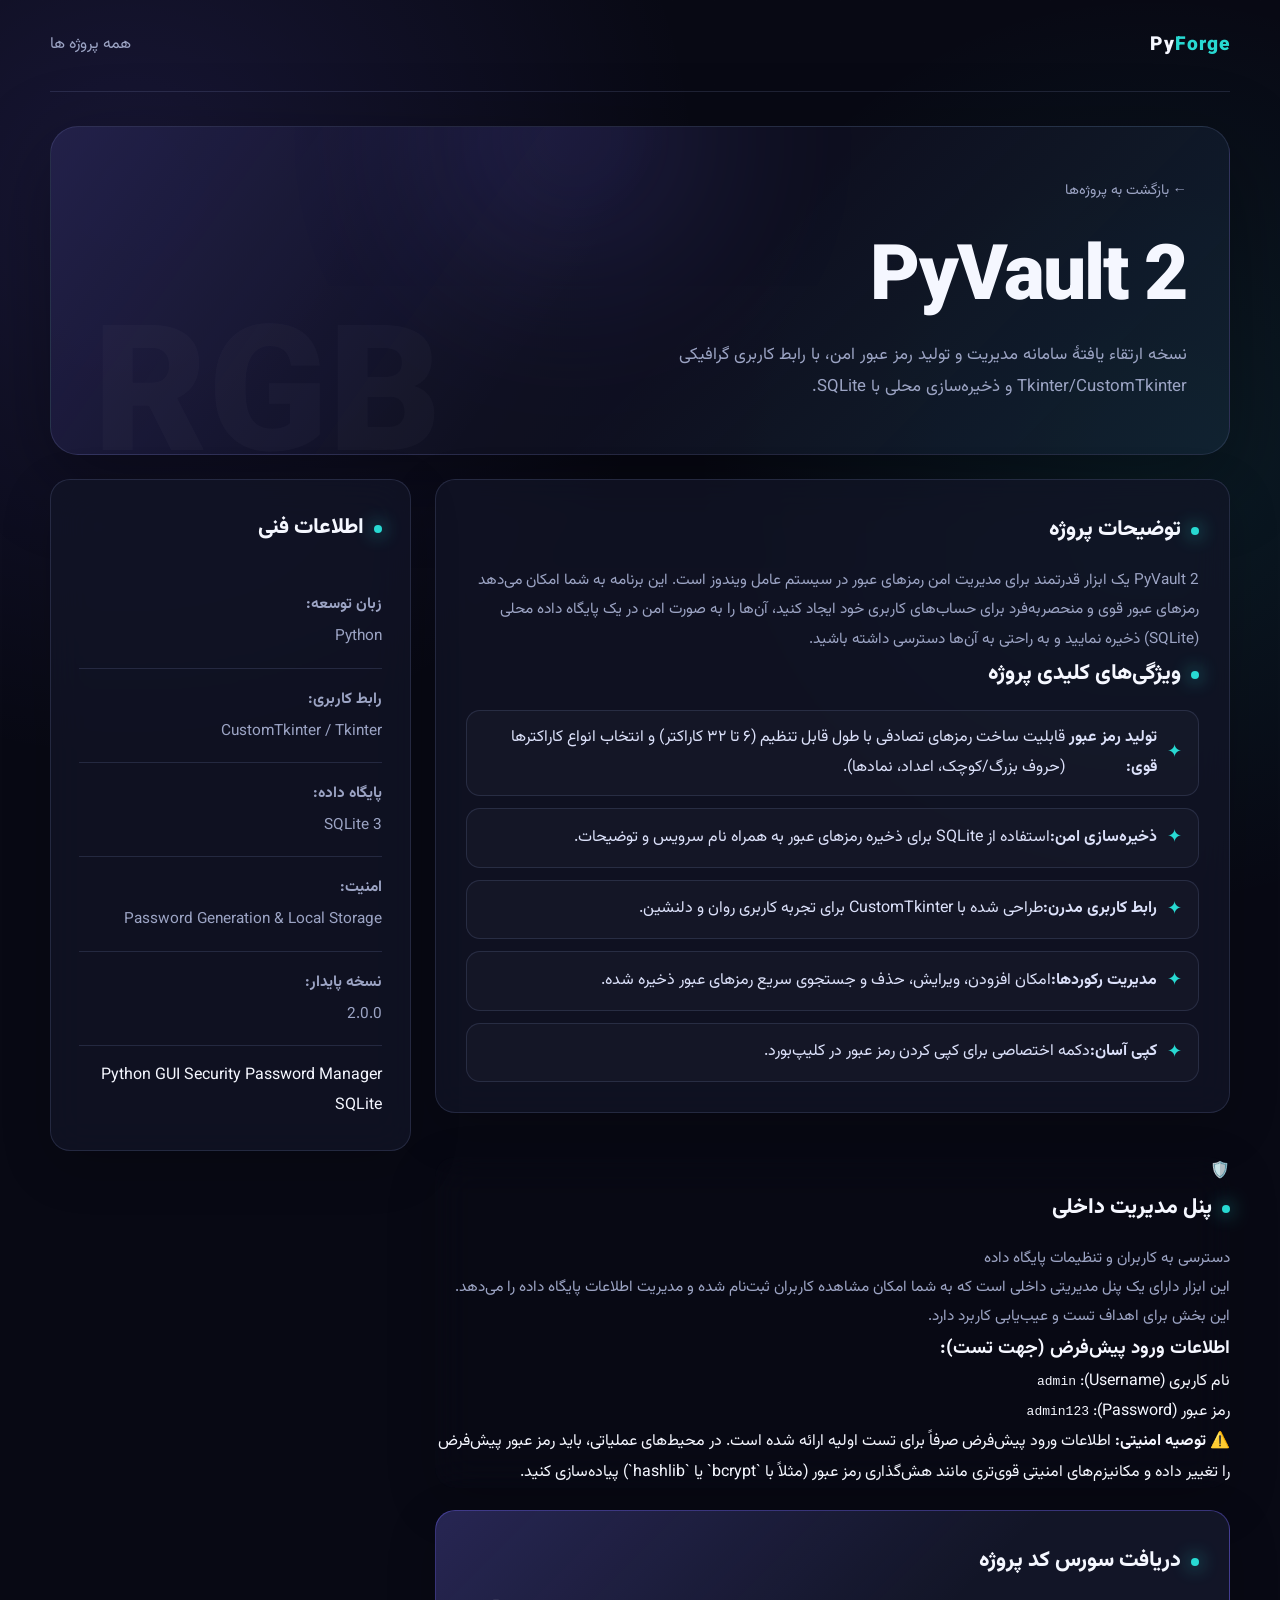
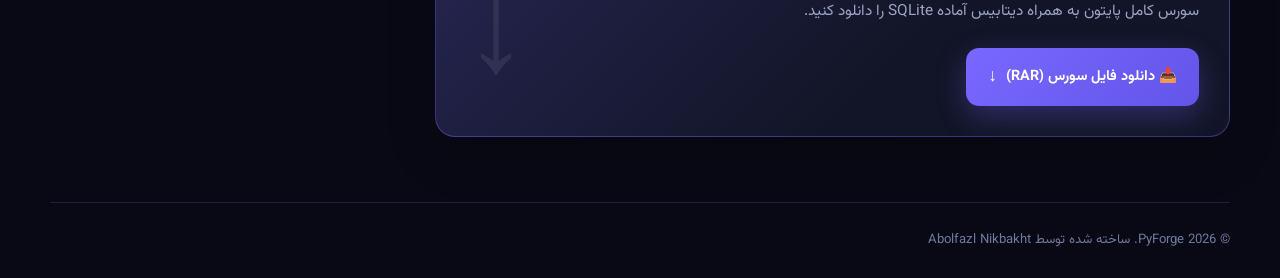
<file: pages/pyvault2.html>
<!DOCTYPE html>
<html lang="fa" dir="rtl">
<head>
    <meta charset="UTF-8">
    <meta name="viewport" content="width=device-width, initial-scale=1.0">
    <title>PyVault 2 | PyForge</title>
    <!-- اتصال به فایل CSS مشترک در ریشه اصلی -->
    <link rel="stylesheet" href="../style.css">
</head>
<body>

    <div class="container">
        <!-- هدر سایت -->
        <nav>
            <a href="../index.html" class="logo">
                Py<span>Forge</span>
            </a>
            <a href="../index.html" class="nav-link">همه پروژه ها</a>
        </nav>

        <main>
            <!-- بخش معرفی اصلی پروژه -->
            <section class="page-hero">
                <a href="../index.html" class="back">← بازگشت به پروژه‌ها</a>
                <h1 class="project-title">PyVault 2</h1>
                <p class="lead">
                    نسخه ارتقاء یافتهٔ سامانه مدیریت و تولید رمز عبور امن، با رابط کاربری گرافیکی Tkinter/CustomTkinter و ذخیره‌سازی محلی با SQLite.
                </p>
            </section>

            <!-- چیدمان دو ستونه صفحه جزئیات -->
            <section class="project-layout">
                
                <!-- ستون اصلی (محتوا و توضیحات) -->
                <div class="main-content" style="display: flex; flex-direction: column; gap: 22px;">
                    
                    <article class="content-box">
                        <h2>توضیحات پروژه</h2>
                        <p>
                            PyVault 2 یک ابزار قدرتمند برای مدیریت امن رمزهای عبور در سیستم عامل ویندوز است. این برنامه به شما امکان می‌دهد رمزهای عبور قوی و منحصربه‌فرد برای حساب‌های کاربری خود ایجاد کنید، آن‌ها را به صورت امن در یک پایگاه داده محلی (SQLite) ذخیره نمایید و به راحتی به آن‌ها دسترسی داشته باشید.
                        </p>
                        
                        <h2>ویژگی‌های کلیدی پروژه</h2>
                        <ul>
                            <li><strong>تولید رمز عبور قوی:</strong> قابلیت ساخت رمزهای تصادفی با طول قابل تنظیم (۶ تا ۳۲ کاراکتر) و انتخاب انواع کاراکترها (حروف بزرگ/کوچک، اعداد، نمادها).</li>
                            <li><strong>ذخیره‌سازی امن:</strong> استفاده از SQLite برای ذخیره رمزهای عبور به همراه نام سرویس و توضیحات.</li>
                            <li><strong>رابط کاربری مدرن:</strong> طراحی شده با CustomTkinter برای تجربه کاربری روان و دلنشین.</li>
                            <li><strong>مدیریت رکوردها:</strong> امکان افزودن، ویرایش، حذف و جستجوی سریع رمزهای عبور ذخیره شده.</li>
                            <li><strong>کپی آسان:</strong> دکمه اختصاصی برای کپی کردن رمز عبور در کلیپ‌بورد.</li>
                        </ul>
                    </article>

                    <!-- بخش اختصاصی پنل مدیریت (Admin Panel) -->
                    <article class="content-box admin-box" style="border: none; padding: 0; background: none;">
                        <div class="admin-header">
                            <div class="admin-icon">🛡️</div>
                            <div>
                                <h2>پنل مدیریت داخلی</h2>
                                <p>دسترسی به کاربران و تنظیمات پایگاه داده</p>
                            </div>
                        </div>

                        <p>
                            این ابزار دارای یک پنل مدیریتی داخلی است که به شما امکان مشاهده کاربران ثبت‌نام شده و مدیریت اطلاعات پایگاه داده را می‌دهد. این بخش برای اهداف تست و عیب‌یابی کاربرد دارد.
                        </p>

                        <div class="admin-login">
                            <h3>اطلاعات ورود پیش‌فرض (جهت تست):</h3>
                            <div class="login-row">
                                <span>نام کاربری (Username):</span>
                                <code>admin</code>
                            </div>
                            <div class="login-row">
                                <span>رمز عبور (Password):</span>
                                <code>admin123</code>
                            </div>
                        </div>

                        <div class="security-warning">
                            ⚠️ <strong>توصیه امنیتی:</strong> اطلاعات ورود پیش‌فرض صرفاً برای تست اولیه ارائه شده است. در محیط‌های عملیاتی، باید رمز عبور پیش‌فرض را تغییر داده و مکانیزم‌های امنیتی قوی‌تری مانند هش‌گذاری رمز عبور (مثلاً با `bcrypt` یا `hashlib`) پیاده‌سازی کنید.
                        </div>
                    </article>

                    <!-- بخش دانلود سورس پروژه -->
                    <article class="download">
                        <h2>دریافت سورس کد پروژه</h2>
                        <p>سورس کامل پایتون به همراه دیتابیس آماده SQLite را دانلود کنید.</p>
                        <a href="https://github.com/abolf55/pyforge/raw/main/manage_pasword.rar" class="btn primary">
                            📥 دانلود فایل سورس (RAR)
                        </a>
                    </article>

                </div>

                <!-- ستون کناری (اطلاعات فنی) -->
                <aside class="info">
                    <h3>اطلاعات فنی</h3>
                    <p><strong>زبان توسعه:</strong> Python</p>
                    <p><strong>رابط کاربری:</strong> CustomTkinter / Tkinter</p>
                    <p><strong>پایگاه داده:</strong> SQLite 3</p>
                    <p><strong>امنیت:</strong> Password Generation & Local Storage</p>
                    <p><strong>نسخه پایدار:</strong> 2.0.0</p>
                    
                    <div class="tags" style="margin-top: 15px;">
                        <span class="tag">Python</span>
                        <span class="tag">GUI</span>
                        <span class="tag">Security</span>
                        <span class="tag">Password Manager</span>
                        <span class="tag">SQLite</span>
                    </div>
                </aside>

            </section>
        </main>

        <!-- فوتر سایت -->
        <footer>
            <p>© 2026 PyForge. ساخته شده توسط Abolfazl Nikbakht</p>
        </footer>
    </div>

</body>
</html>
</file>
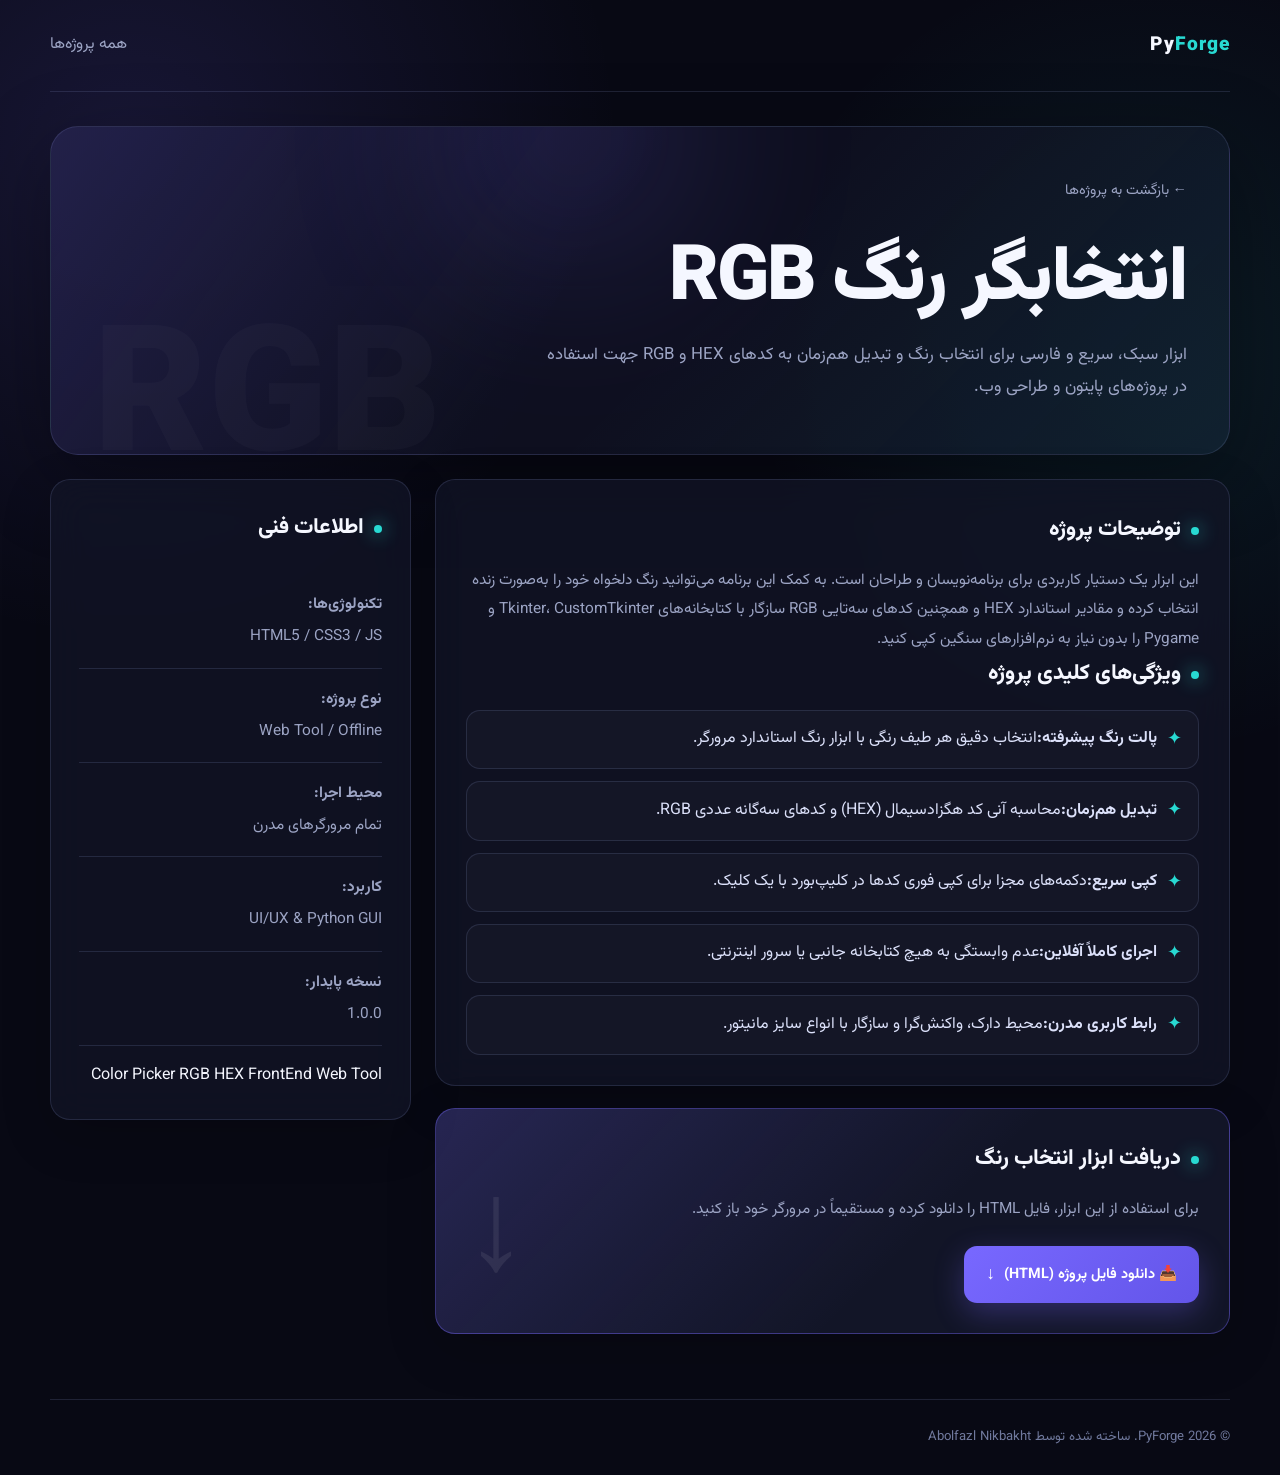
<file: pages/rgb-color-picker.html>
<!DOCTYPE html>
<html lang="fa" dir="rtl">
<head>
    <meta charset="UTF-8">
    <meta name="viewport" content="width=device-width, initial-scale=1.0">
    <title>انتخابگر رنگ RGB | PyForge</title>
    <!-- اتصال به فایل CSS مشترک اصلی -->
    <link rel="stylesheet" href="../style.css">
</head>
<body>

    <div class="container">
        <!-- هدر سایت -->
        <nav>
            <a href="../index.html" class="logo">
                Py<span>Forge</span>
            </a>
            <a href="../index.html#projects" class="nav-link">همه پروژه‌ها</a>
        </nav>

        <main>
            <!-- بخش معرفی اصلی پروژه -->
            <section class="page-hero">
                <a href="../index.html#projects" class="back">← بازگشت به پروژه‌ها</a>
                <h1 class="project-title">انتخابگر رنگ RGB</h1>
                <p class="lead">
                    ابزار سبک، سریع و فارسی برای انتخاب رنگ و تبدیل هم‌زمان به کدهای HEX و RGB جهت استفاده در پروژه‌های پایتون و طراحی وب.
                </p>
            </section>

            <!-- چیدمان دو ستونه صفحه جزئیات -->
            <section class="project-layout">
                
                <!-- ستون اصلی (محتوا و توضیحات) -->
                <div class="main-content" style="display: flex; flex-direction: column; gap: 22px;">
                    
                    <article class="content-box">
                        <h2>توضیحات پروژه</h2>
                        <p>
                            این ابزار یک دستیار کاربردی برای برنامه‌نویسان و طراحان است. به کمک این برنامه می‌توانید رنگ دلخواه خود را به‌صورت زنده انتخاب کرده و مقادیر استاندارد HEX و همچنین کدهای سه‌تایی RGB سازگار با کتابخانه‌های Tkinter، CustomTkinter و Pygame را بدون نیاز به نرم‌افزارهای سنگین کپی کنید.
                        </p>
                        
                        <h2>ویژگی‌های کلیدی پروژه</h2>
                        <ul>
                            <li><strong>پالت رنگ پیشرفته:</strong> انتخاب دقیق هر طیف رنگی با ابزار رنگ استاندارد مرورگر.</li>
                            <li><strong>تبدیل هم‌زمان:</strong> محاسبه آنی کد هگزادسیمال (HEX) و کدهای سه‌گانه عددی RGB.</li>
                            <li><strong>کپی سریع:</strong> دکمه‌های مجزا برای کپی فوری کدها در کلیپ‌بورد با یک کلیک.</li>
                            <li><strong>اجرای کاملاً آفلاین:</strong> عدم وابستگی به هیچ کتابخانه جانبی یا سرور اینترنتی.</li>
                            <li><strong>رابط کاربری مدرن:</strong> محیط دارک، واکنش‌گرا و سازگار با انواع سایز مانیتور.</li>
                        </ul>
                    </article>

                    <!-- بخش دانلود -->
                    <article class="download">
                        <h2>دریافت ابزار انتخاب رنگ</h2>
                        <p>برای استفاده از این ابزار، فایل HTML را دانلود کرده و مستقیماً در مرورگر خود باز کنید.</p>
                        <a href="../rgb-color-picker.html" download="rgb-color-picker.html" class="btn primary">
                            📥 دانلود فایل پروژه (HTML)
                        </a>
                    </article>

                </div>

                <!-- ستون کناری (اطلاعات فنی) -->
                <aside class="info">
                    <h3>اطلاعات فنی</h3>
                    <p><strong>تکنولوژی‌ها:</strong> HTML5 / CSS3 / JS</p>
                    <p><strong>نوع پروژه:</strong> Web Tool / Offline</p>
                    <p><strong>محیط اجرا:</strong> تمام مرورگرهای مدرن</p>
                    <p><strong>کاربرد:</strong> UI/UX & Python GUI</p>
                    <p><strong>نسخه پایدار:</strong> 1.0.0</p>
                    
                    <div class="tags" style="margin-top: 15px;">
                        <span class="tag">Color Picker</span>
                        <span class="tag">RGB</span>
                        <span class="tag">HEX</span>
                        <span class="tag">FrontEnd</span>
                        <span class="tag">Web Tool</span>
                    </div>
                </aside>

            </section>
        </main>

        <!-- فوتر سایت -->
        <footer>
            <p>© 2026 PyForge. ساخته شده توسط Abolfazl Nikbakht</p>
        </footer>
    </div>

</body>
</html>
</file>
<file: style.css>
@import url("https://fonts.googleapis.com/css2?family=Vazirmatn:wght@400;500;600;700;800;900&display=swap");

:root {
    --bg-main: #080914;
    --bg-card: rgba(18, 21, 39, 0.72);
    --bg-card-solid: #121527;
    --bg-soft: #171b31;

    --text-main: #f5f7ff;
    --text-muted: #9ca4c4;
    --text-soft: #70799d;

    --primary: #7868ff;
    --primary-light: #9c91ff;
    --cyan: #28d9d2;
    --green: #56e0a0;

    --line: rgba(150, 160, 220, 0.16);
    --line-light: rgba(150, 160, 220, 0.28);

    --shadow: 0 25px 80px rgba(0, 0, 0, 0.35);
    --radius-lg: 28px;
    --radius-md: 20px;
    --radius-sm: 14px;
}

* {
    box-sizing: border-box;
    margin: 0;
    padding: 0;
}

html {
    scroll-behavior: smooth;
}

body {
    min-height: 100vh;
    direction: rtl;
    color: var(--text-main);
    background:
        radial-gradient(circle at 10% 10%, rgba(120, 104, 255, 0.14), transparent 28%),
        radial-gradient(circle at 90% 24%, rgba(40, 217, 210, 0.09), transparent 25%),
        var(--bg-main);
    font-family: "Vazirmatn", Tahoma, sans-serif;
    line-height: 1.9;
}

body::before {
    content: "";
    position: fixed;
    inset: 0;
    pointer-events: none;
    opacity: 0.25;
    background-image:
        linear-gradient(rgba(255,255,255,0.018) 1px, transparent 1px),
        linear-gradient(90deg, rgba(255,255,255,0.018) 1px, transparent 1px);
    background-size: 42px 42px;
    mask-image: linear-gradient(to bottom, black, transparent 80%);
}

a {
    color: inherit;
    text-decoration: none;
}

.container {
    width: min(1180px, calc(100% - 36px));
    margin: auto;
}

/* Navigation */

nav {
    height: 92px;
    display: flex;
    align-items: center;
    justify-content: space-between;
    border-bottom: 1px solid var(--line);
}

.logo {
    direction: ltr;
    font-size: 1.2rem;
    font-weight: 900;
    letter-spacing: 1px;
}

.logo span {
    color: var(--cyan);
}

.nav-link,
.back {
    color: var(--text-muted);
    transition: 0.3s ease;
}

.nav-link:hover,
.back:hover {
    color: var(--cyan);
}

/* Hero */

.page-hero {
    position: relative;
    min-height: 310px;
    display: flex;
    flex-direction: column;
    justify-content: center;
    overflow: hidden;
    padding: 50px 42px;
    margin: 34px 0 24px;
    border: 1px solid var(--line);
    border-radius: var(--radius-lg);
    background:
        linear-gradient(125deg, rgba(120, 104, 255, 0.17), transparent 45%),
        linear-gradient(315deg, rgba(40, 217, 210, 0.08), transparent 45%),
        rgba(16, 18, 35, 0.82);
    box-shadow: var(--shadow);
}

.page-hero::after {
    content: "RGB";
    position: absolute;
    left: 42px;
    bottom: -42px;
    direction: ltr;
    color: rgba(255, 255, 255, 0.025);
    font-size: 11rem;
    font-weight: 900;
    line-height: 1;
    pointer-events: none;
}

.page-hero::before {
    content: "";
    position: absolute;
    width: 220px;
    height: 220px;
    left: 35%;
    top: -100px;
    border-radius: 50%;
    background: var(--primary);
    filter: blur(100px);
    opacity: 0.22;
}

.back {
    position: relative;
    z-index: 1;
    width: fit-content;
    margin-bottom: 28px;
    font-size: 0.9rem;
}

.project-title,
.lead {
    position: relative;
    z-index: 1;
}

.project-title {
    max-width: 800px;
    font-size: clamp(2.3rem, 6vw, 4.8rem);
    font-weight: 900;
    line-height: 1.25;
    letter-spacing: -2px;
}

.lead {
    max-width: 650px;
    margin-top: 12px;
    color: var(--text-muted);
    font-size: 1.05rem;
}

/* Main Layout */

.project-layout {
    display: grid;
    grid-template-columns: minmax(0, 1.65fr) minmax(280px, 0.75fr);
    align-items: start;
    gap: 24px;
}

.content-box,
.info,
.download {
    border: 1px solid var(--line);
    border-radius: var(--radius-md);
    background: var(--bg-card);
    box-shadow: 0 16px 50px rgba(0, 0, 0, 0.18);
    backdrop-filter: blur(18px);
}

.content-box {
    padding: 30px;
}

.content-box + .content-box {
    margin-top: 22px;
}

.content-box h2,
.download h2,
.info h3 {
    margin-bottom: 15px;
    font-size: 1.35rem;
    font-weight: 800;
}

.content-box h2::before,
.download h2::before,
.info h3::before {
    content: "";
    display: inline-block;
    width: 8px;
    height: 8px;
    margin-left: 10px;
    border-radius: 50%;
    background: var(--cyan);
    box-shadow: 0 0 18px var(--cyan);
}

.content-box p,
.download p,
.info p {
    color: var(--text-muted);
    font-size: 0.96rem;
}

.content-box ul {
    display: grid;
    padding-template-columns: repeat(2, 1fr);
    gap: 12px;
    padding: 0;
    list-style: none;
}

.content-box li {
    position: relative;
    min-height: 58px;
    display: flex;
    align-items: center;
    padding: 12px 16px 12px 12px;
    color: #dce1fa;
    border: 1px solid var(--line);
    border-radius: var(--radius-sm);
    background: rgba(255, 255, 255, 0.025);
    transition: 0.3s ease;
}

.content-box li::before {
    content: "✦";
    margin-left: 10px;
    color: var(--cyan);
    font-size: 1.1rem;
}

.content-box li:hover {
    transform: translateY(-4px);
    border-color: rgba(40, 217, 210, 0.42);
    background: rgba(40, 217, 210, 0.06);
}

/* Info Card */

.info {
    position: sticky;
    top: 22px;
    padding: 28px;
}

.info h3 {
    margin-bottom: 25px;
}

.info p {
    display: flex;
    flex-direction: column;
    gap: 3px;
    padding: 16px 0;
    border-bottom: 1px solid var(--line);
}

.info p:last-child {
    border-bottom: 0;
}

.info b {
    color: var(--text-soft);
    font-size: 0.8rem;
    font-weight: 500;
}

.info p[dir="ltr"] {
    direction: ltr;
    align-items: flex-start;
    color: var(--cyan);
    font-family: monospace;
    font-size: 0.9rem;
}

/* Download */

.download {
    position: relative;
    overflow: hidden;
    padding: 30px;
    border-color: rgba(120, 104, 255, 0.38);
    background:
        linear-gradient(135deg, rgba(120, 104, 255, 0.2), transparent 60%),
        var(--bg-card-solid);
}

.download::after {
    content: "↓";
    position: absolute;
    left: 28px;
    top: 8px;
    color: rgba(255, 255, 255, 0.08);
    font-size: 8rem;
    font-size: 8rem;
    font-weight:1;
}

.download p {
    position: relative;
    z-index: 1;
    margin-bottom: 22px;
}

.btn {
    position: relative;
    z-index: 1;
    min-height: 52px;
    display: inline-flex;
    align-items: center;
    justify-content: center;
    gap: 9px;
    padding: 12px 22px;
    border: 0;
    border-radius: 13px;
    color: white;
    font-family: inherit;
    font-size: 0.9rem;
    font-weight: 700;
    cursor: pointer;
    transition: 0.3s ease;
}

.btn.primary {
    background: linear-gradient(135deg, var(--primary), #6355e9);
    box-shadow: 0 10px 30px rgba(120, 104, 255, 0.3);
}

.btn.primary::after {
    content: "↓";
    font-size: 1.1rem;
}

.btn.primary:hover {
    transform: translateY(-4px);
    box-shadow: 0 16px 35px rgba(120, 104, 255, 0.48);
}

.btn.disabled {
    opacity: 0.7;
    cursor: not-allowed;
}

/* Footer */

footer {
    display: flex;
    align-items: center;
    justify-content: space-between;
    gap: 20px;
    margin: 65px 0 25px;
    padding-top: 25px;
    color: var(--text-soft);
    border-top: 1px solid var(--line);
    font-size: 0.82rem;
}

.visitor-counter {
    text-align: center;
}

.visitor-counter p {
    margin-bottom: 5px;
}

.visitor-counter img {
    max-width: 145px;
    border-radius: 6px;
}

/* Responsive */

@media (max-width: 800px) {
    .container {
        width: min(100% - 24px, 650px);
    }

    nav {
        height: 76px;
    }

    .page-hero {
        min-height: 280px;
        padding: 35px 24px;
        margin-top: 22px;
    }

    .page-hero::after {
        left: 10px;
        bottom: -20px;
        font-size: 7rem;
    }

    .project-title {
        letter-spacing: -1px;
    }

    .project-layout {
        grid-template-columns: 1fr;
    }

    .info {
        position: static;
    }
}

@media (max-width: 520px) {
    .nav-link {
        font-size: 0.8rem;
    }

    .logo {
        font-size: 0.95rem;
    }

    .content-box,
    .info,
    .download {
        padding: 22px;
    }

    .content-box ul {
        grid-template-columns: 1fr;
    }

    footer {
        flex-direction: column;
        text-align: center;
    }
}
</file>
